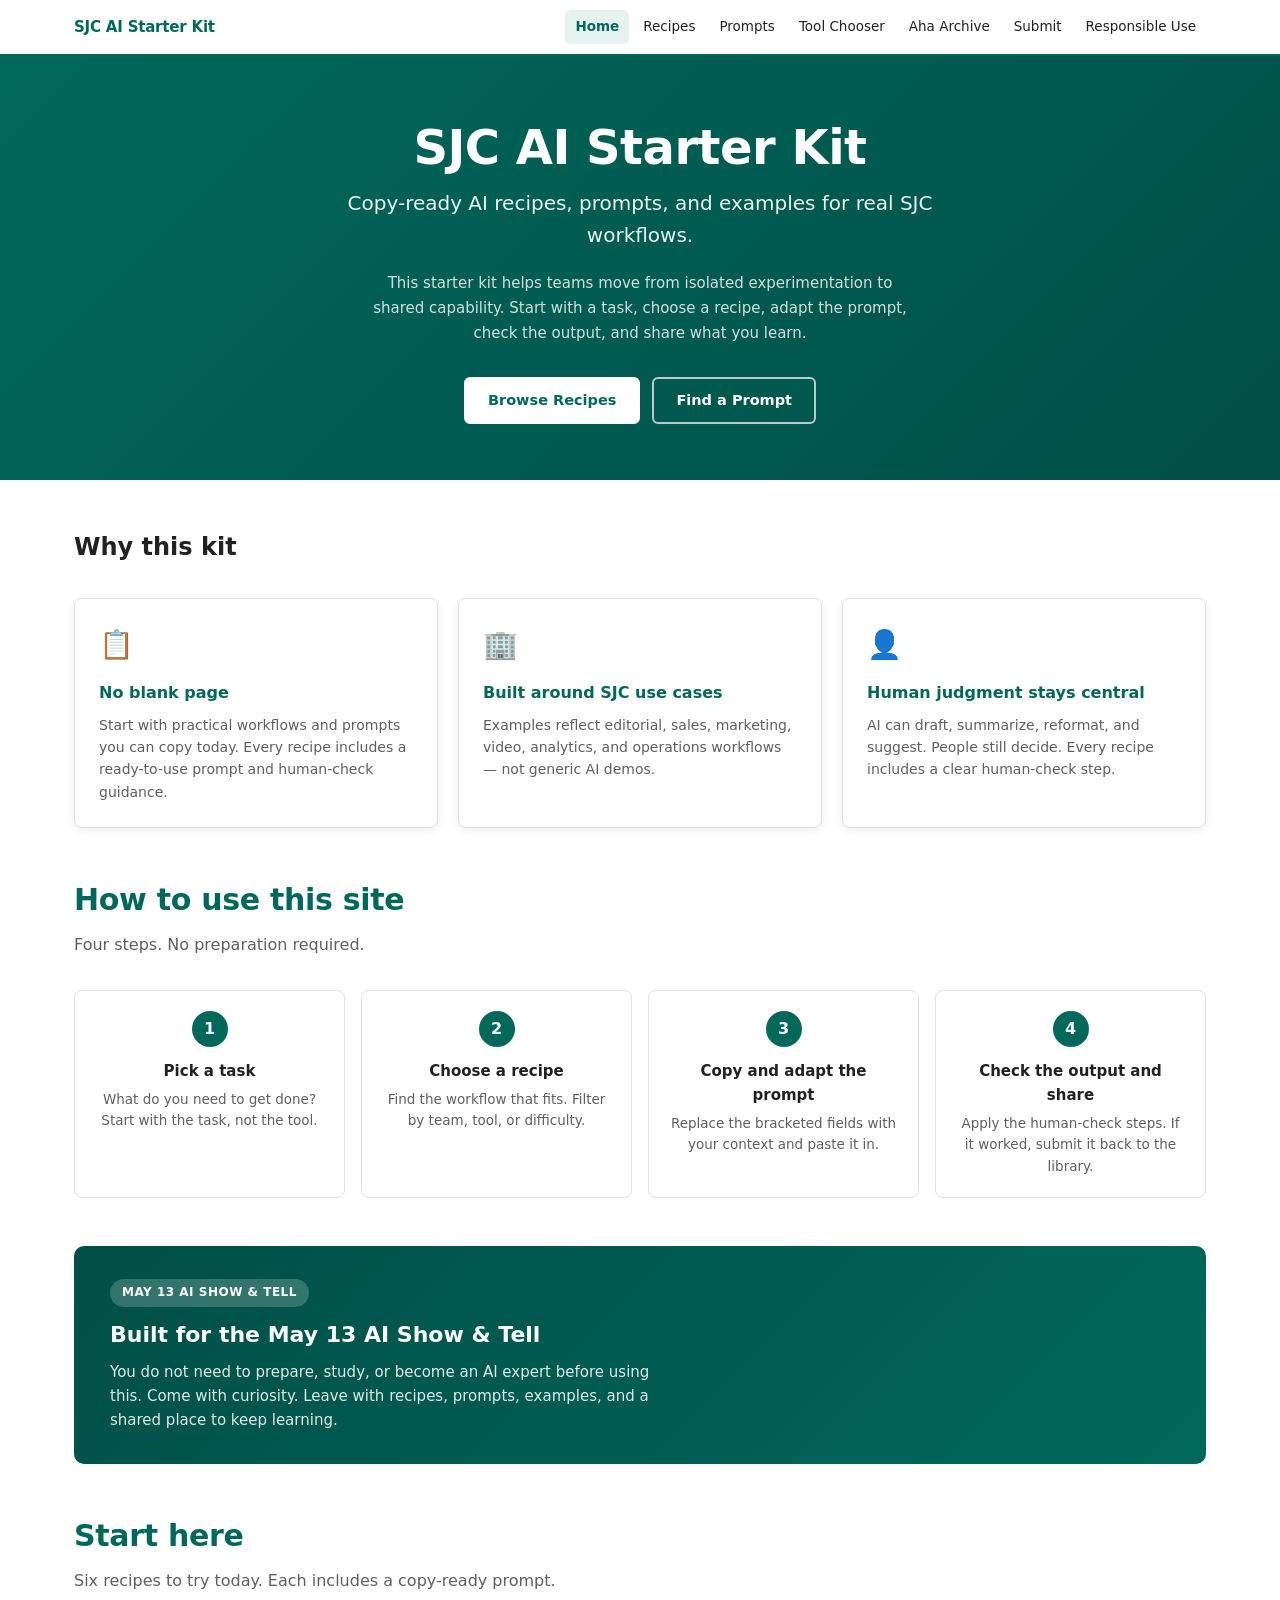
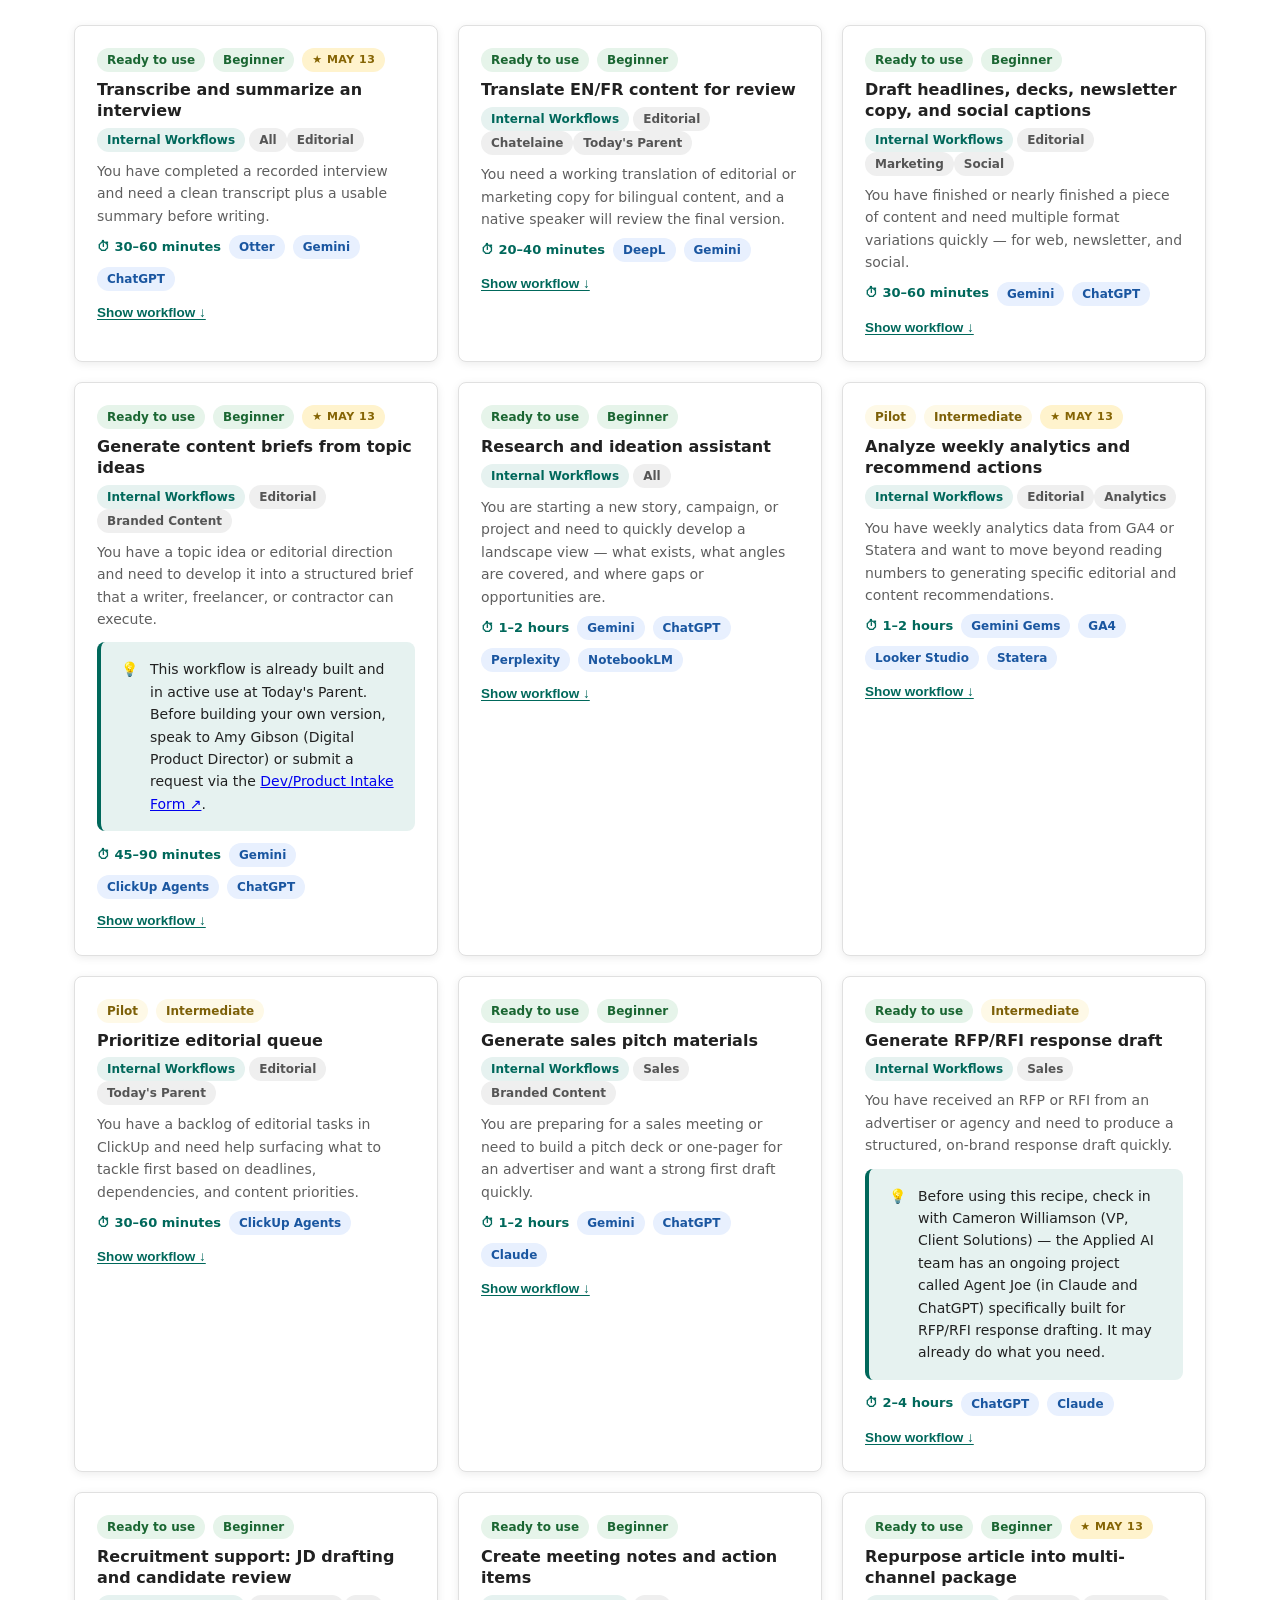
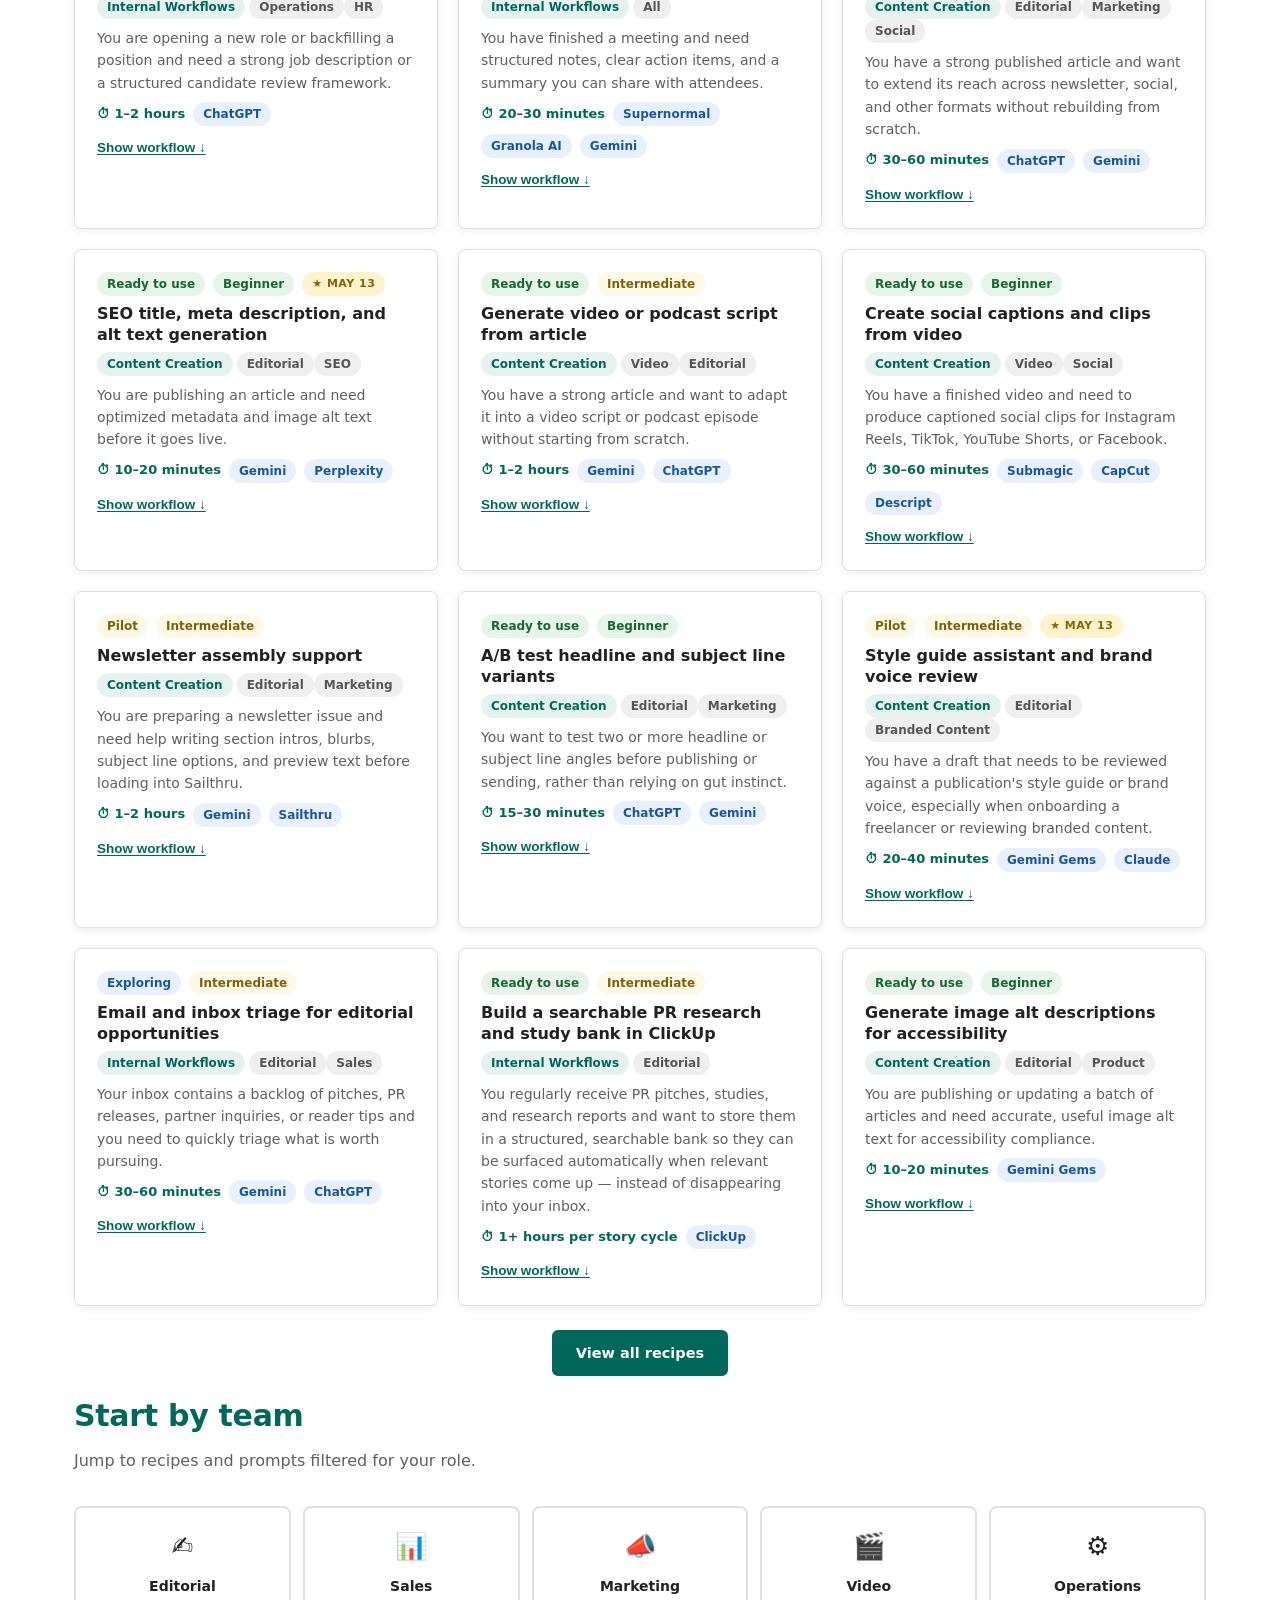
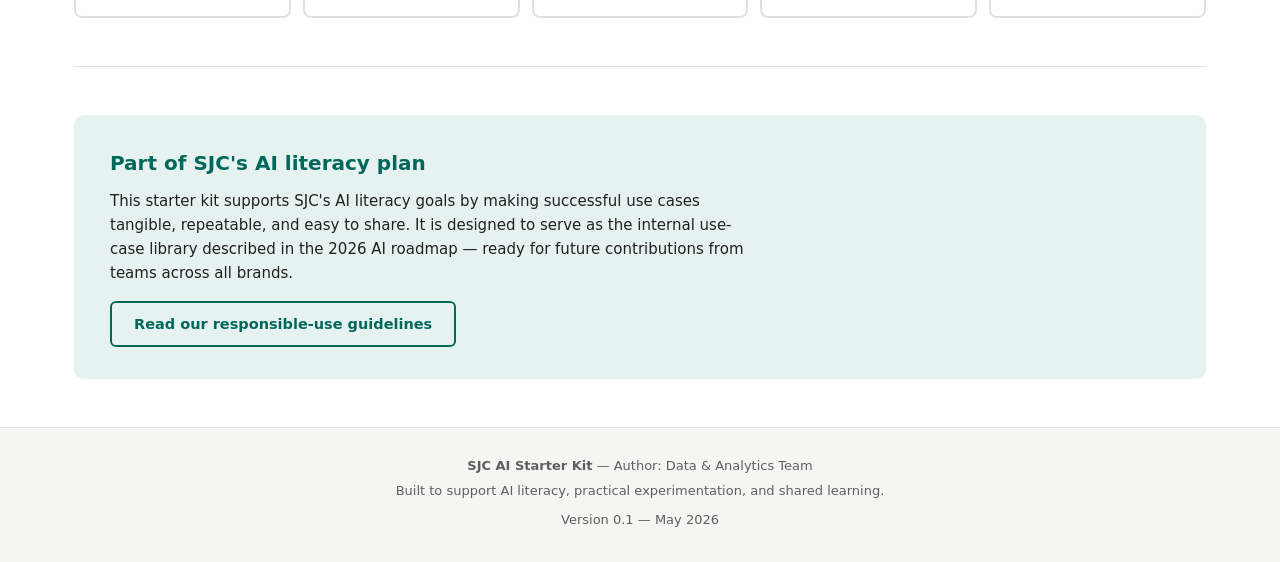
<file: index.html>
<!DOCTYPE html>
<html lang="en">
<head>
  <meta charset="UTF-8">
  <meta name="viewport" content="width=device-width, initial-scale=1.0">
  <title>SJC AI Starter Kit</title>
  <meta name="description" content="Copy-ready AI recipes, prompts, and examples for real SJC workflows.">
  <link rel="stylesheet" href="assets/styles.css">
</head>
<body>
<a href="#main" class="skip-link">Skip to main content</a>

<nav class="site-nav" role="navigation" aria-label="Main navigation">
  <div class="nav-inner">
    <a href="index.html" class="nav-logo">SJC AI Starter Kit</a>
    <button class="nav-toggle" aria-label="Toggle navigation" aria-expanded="false">&#9776;</button>
    <ul class="nav-links" role="list">
      <li><a href="index.html">Home</a></li>
      <li><a href="recipes.html">Recipes</a></li>
      <li><a href="prompts.html">Prompts</a></li>
      <li><a href="tools.html">Tool Chooser</a></li>
      <li><a href="aha-archive.html">Aha Archive</a></li>
      <li><a href="submit.html">Submit</a></li>
      <li><a href="responsible-use.html">Responsible Use</a></li>
    </ul>
  </div>
</nav>

<main id="main">
  <!-- Hero -->
  <section class="hero" aria-labelledby="hero-title">
    <h1 id="hero-title">SJC AI Starter Kit</h1>
    <p class="subtitle">Copy-ready AI recipes, prompts, and examples for real SJC workflows.</p>
    <p class="body-copy">This starter kit helps teams move from isolated experimentation to shared capability. Start with a task, choose a recipe, adapt the prompt, check the output, and share what you learn.</p>
    <div class="hero-ctas">
      <a href="recipes.html" class="btn btn-primary">Browse Recipes</a>
      <a href="prompts.html" class="btn btn-secondary">Find a Prompt</a>
    </div>
  </section>

  <div class="container">
    <!-- Value cards -->
    <section aria-labelledby="value-heading" style="padding-top:48px;">
      <h2 id="value-heading" class="sr-only">Why this kit</h2>
      <div class="value-cards">
        <div class="value-card">
          <div class="icon">📋</div>
          <h3>No blank page</h3>
          <p>Start with practical workflows and prompts you can copy today. Every recipe includes a ready-to-use prompt and human-check guidance.</p>
        </div>
        <div class="value-card">
          <div class="icon">🏢</div>
          <h3>Built around SJC use cases</h3>
          <p>Examples reflect editorial, sales, marketing, video, analytics, and operations workflows — not generic AI demos.</p>
        </div>
        <div class="value-card">
          <div class="icon">👤</div>
          <h3>Human judgment stays central</h3>
          <p>AI can draft, summarize, reformat, and suggest. People still decide. Every recipe includes a clear human-check step.</p>
        </div>
      </div>
    </section>

    <!-- How to use -->
    <section aria-labelledby="howto-heading" style="padding-top:16px;">
      <div class="section-header">
        <h2 id="howto-heading">How to use this site</h2>
        <p>Four steps. No preparation required.</p>
      </div>
      <div class="steps-row">
        <div class="step-card">
          <div class="step-num">1</div>
          <h3>Pick a task</h3>
          <p>What do you need to get done? Start with the task, not the tool.</p>
        </div>
        <div class="step-card">
          <div class="step-num">2</div>
          <h3>Choose a recipe</h3>
          <p>Find the workflow that fits. Filter by team, tool, or difficulty.</p>
        </div>
        <div class="step-card">
          <div class="step-num">3</div>
          <h3>Copy and adapt the prompt</h3>
          <p>Replace the bracketed fields with your context and paste it in.</p>
        </div>
        <div class="step-card">
          <div class="step-num">4</div>
          <h3>Check the output and share</h3>
          <p>Apply the human-check steps. If it worked, submit it back to the library.</p>
        </div>
      </div>
    </section>

    <!-- May 13 banner -->
    <div class="showntell-banner" role="complementary" aria-label="May 13 Show and Tell">
      <div class="banner-text">
        <span class="banner-tag">May 13 AI Show &amp; Tell</span>
        <h2>Built for the May 13 AI Show &amp; Tell</h2>
        <p>You do not need to prepare, study, or become an AI expert before using this. Come with curiosity. Leave with recipes, prompts, examples, and a shared place to keep learning.</p>
      </div>
    </div>

    <!-- Featured recipes -->
    <section aria-labelledby="featured-heading">
      <div class="section-header">
        <h2 id="featured-heading">Start here</h2>
        <p>Six recipes to try today. Each includes a copy-ready prompt.</p>
      </div>
      <div id="recipes-container" class="cards-grid" aria-live="polite">
        <p style="color:var(--text-muted);font-size:14px;">Loading recipes… If recipes do not appear, run <code>python3 -m http.server 8000</code> and open <a href="http://localhost:8000">localhost:8000</a>.</p>
      </div>
      <div style="margin-top:24px;text-align:center;">
        <a href="recipes.html" class="btn btn-teal">View all recipes</a>
      </div>
    </section>

    <!-- Starter paths -->
    <section aria-labelledby="paths-heading" style="padding-top:16px;">
      <div class="section-header">
        <h2 id="paths-heading">Start by team</h2>
        <p>Jump to recipes and prompts filtered for your role.</p>
      </div>
      <div class="starter-paths">
        <a href="recipes.html?team=Editorial" class="starter-path"><span class="path-icon">✍️</span>Editorial</a>
        <a href="recipes.html?team=Sales" class="starter-path"><span class="path-icon">📊</span>Sales</a>
        <a href="recipes.html?team=Marketing" class="starter-path"><span class="path-icon">📣</span>Marketing</a>
        <a href="recipes.html?team=Video" class="starter-path"><span class="path-icon">🎬</span>Video</a>
        <a href="recipes.html?team=Operations" class="starter-path"><span class="path-icon">⚙️</span>Operations</a>
      </div>
    </section>

    <hr class="section-divider">

    <!-- AI literacy -->
    <div class="literacy-section" role="complementary">
      <h2>Part of SJC's AI literacy plan</h2>
      <p>This starter kit supports SJC's AI literacy goals by making successful use cases tangible, repeatable, and easy to share. It is designed to serve as the internal use-case library described in the 2026 AI roadmap — ready for future contributions from teams across all brands.</p>
      <div style="margin-top:16px;"><a href="responsible-use.html" class="btn btn-outline">Read our responsible-use guidelines</a></div>
    </div>
  </div>
</main>

<footer class="site-footer" role="contentinfo">
  <div class="container">
    <p><strong>SJC AI Starter Kit</strong> &mdash; Author: Data &amp; Analytics Team</p>
    <p>Built to support AI literacy, practical experimentation, and shared learning.</p>
    <p style="margin-top:8px;">Version 0.1 &mdash; May 2026</p>
  </div>
</footer>

<script src="assets/app.js"></script>
</body>
</html>
</file>
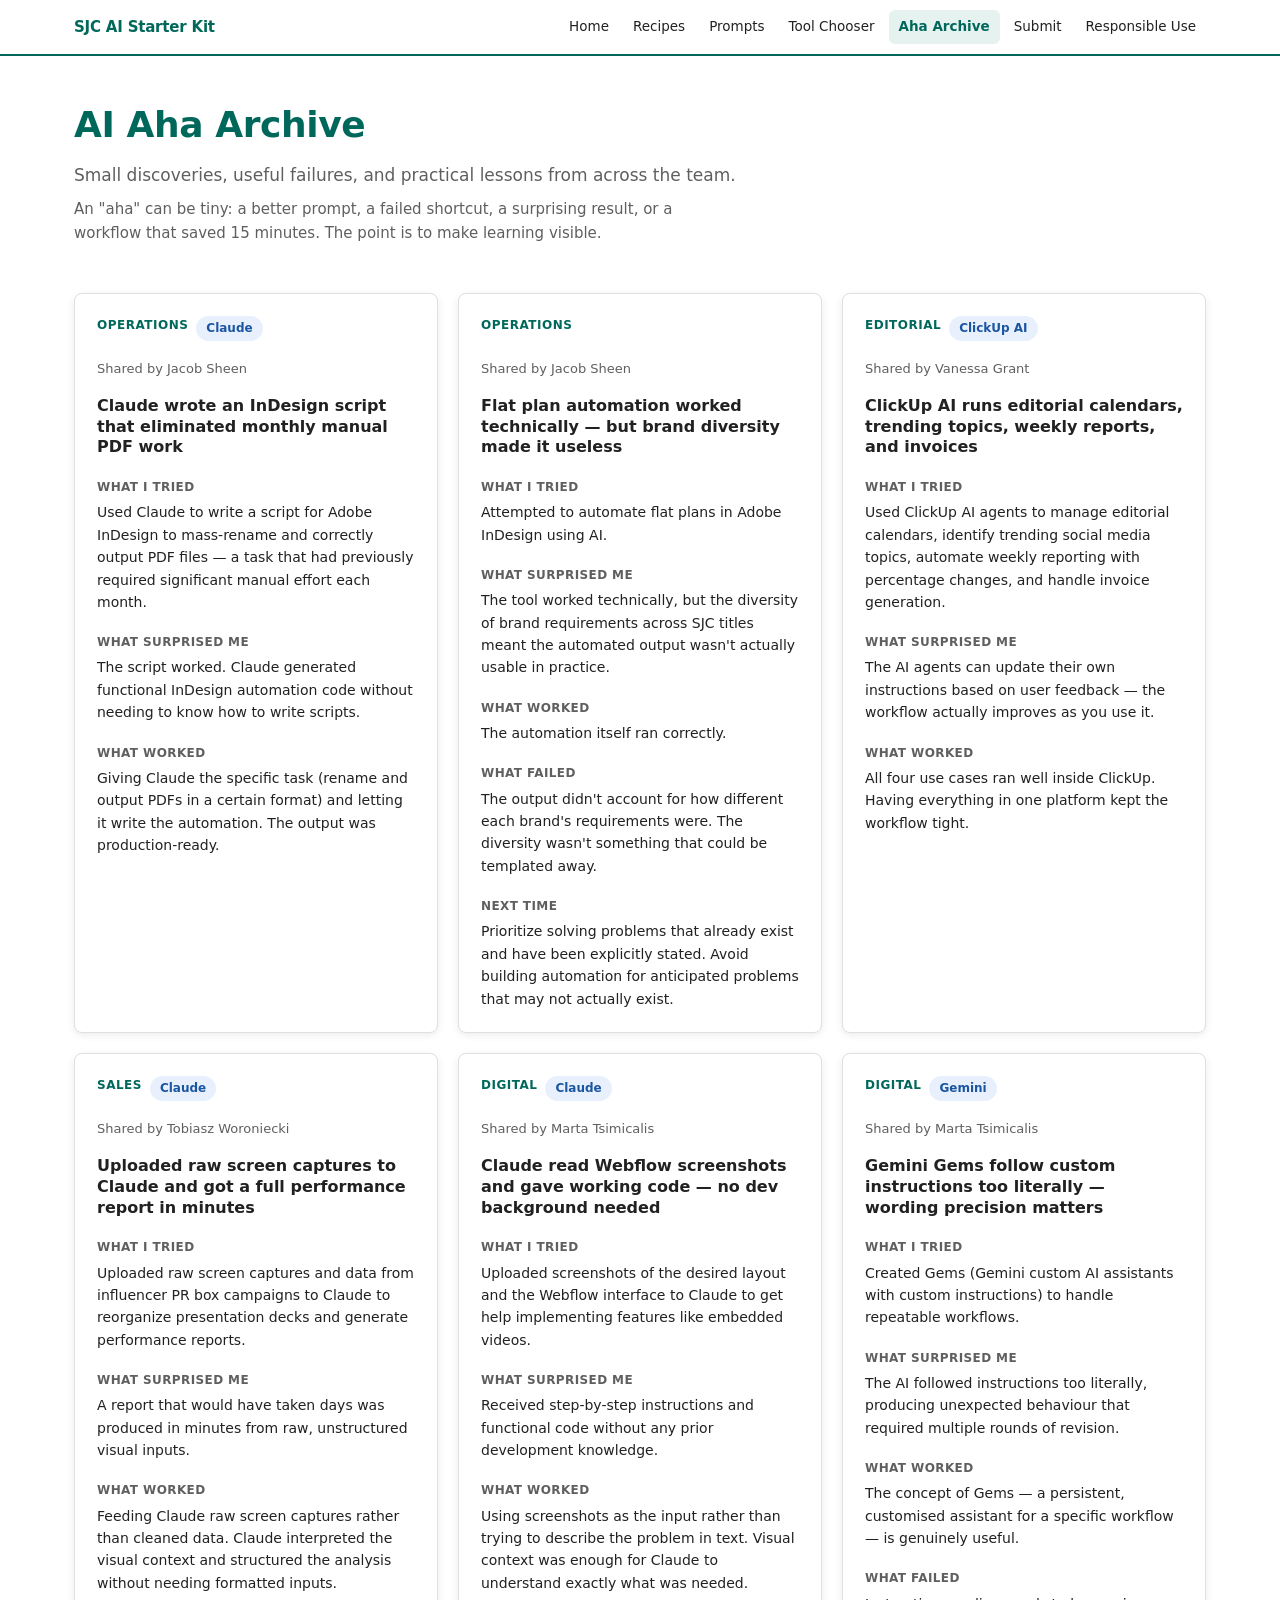
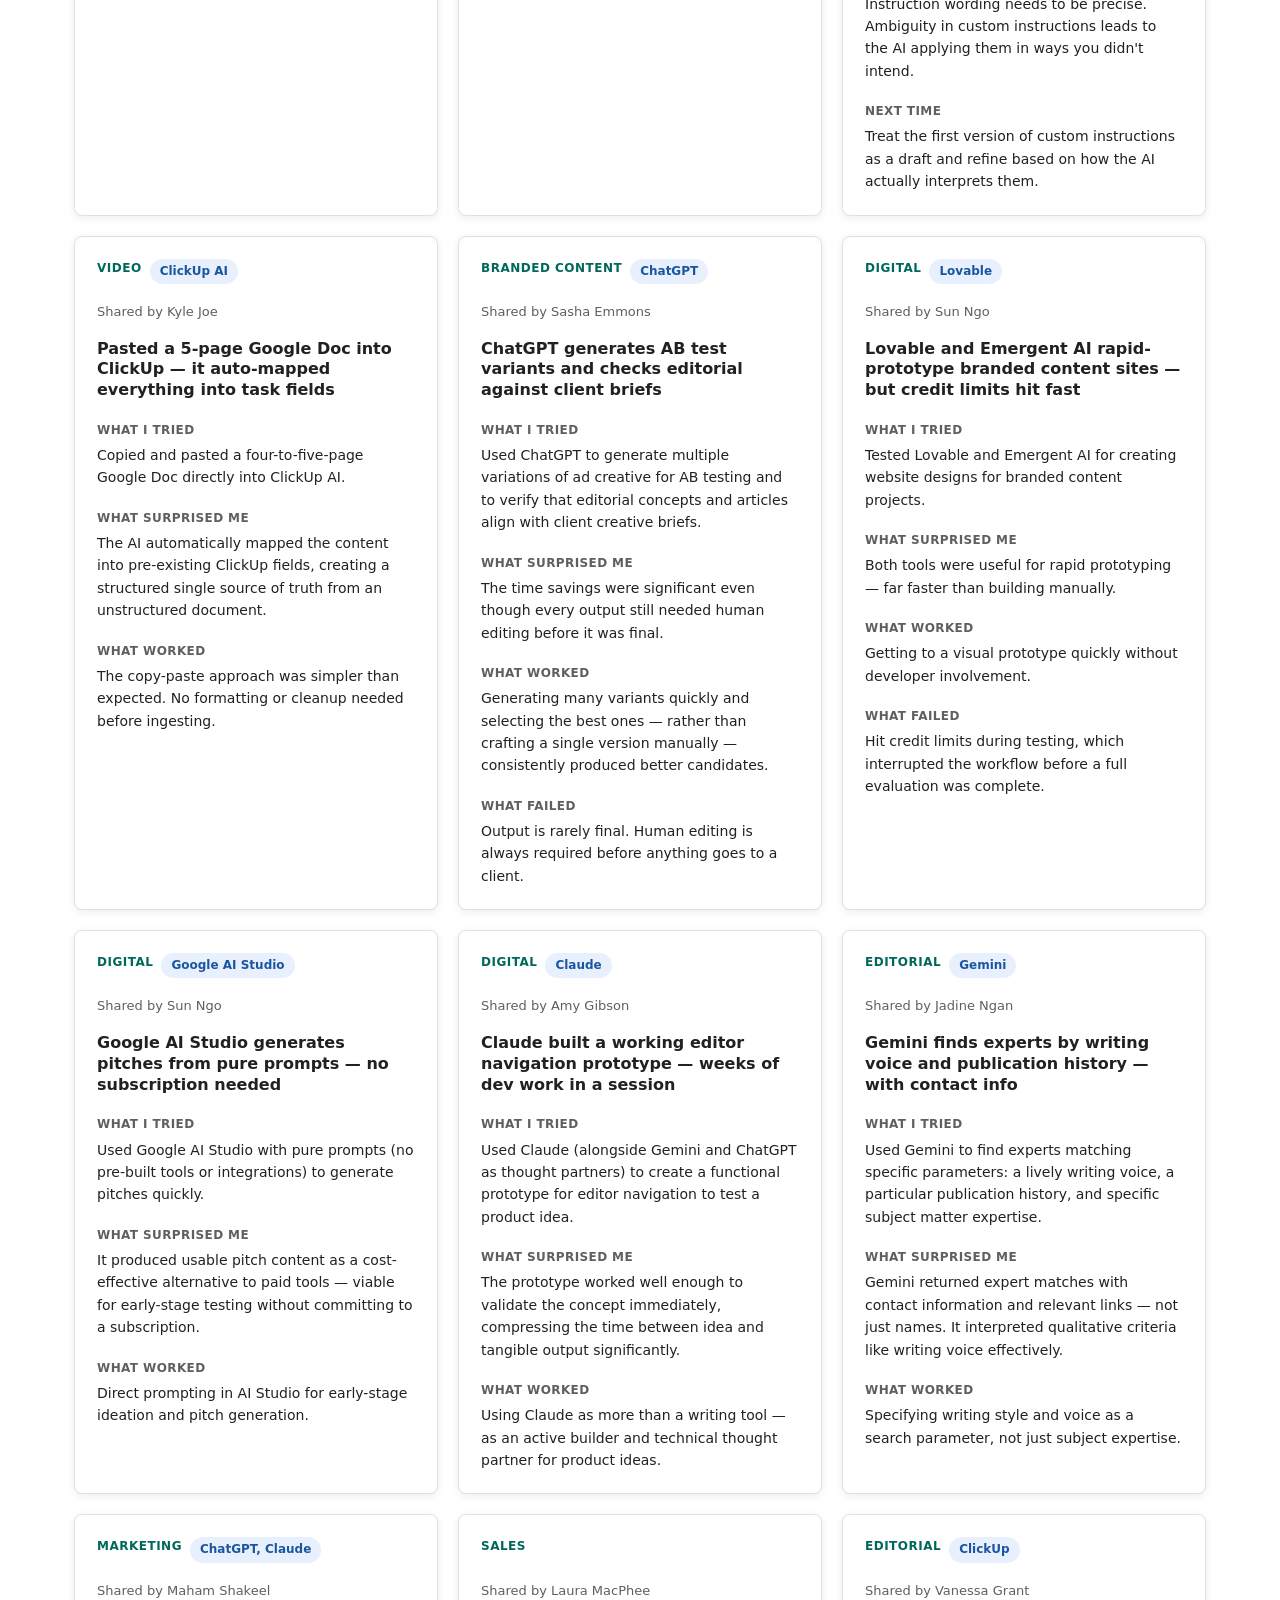
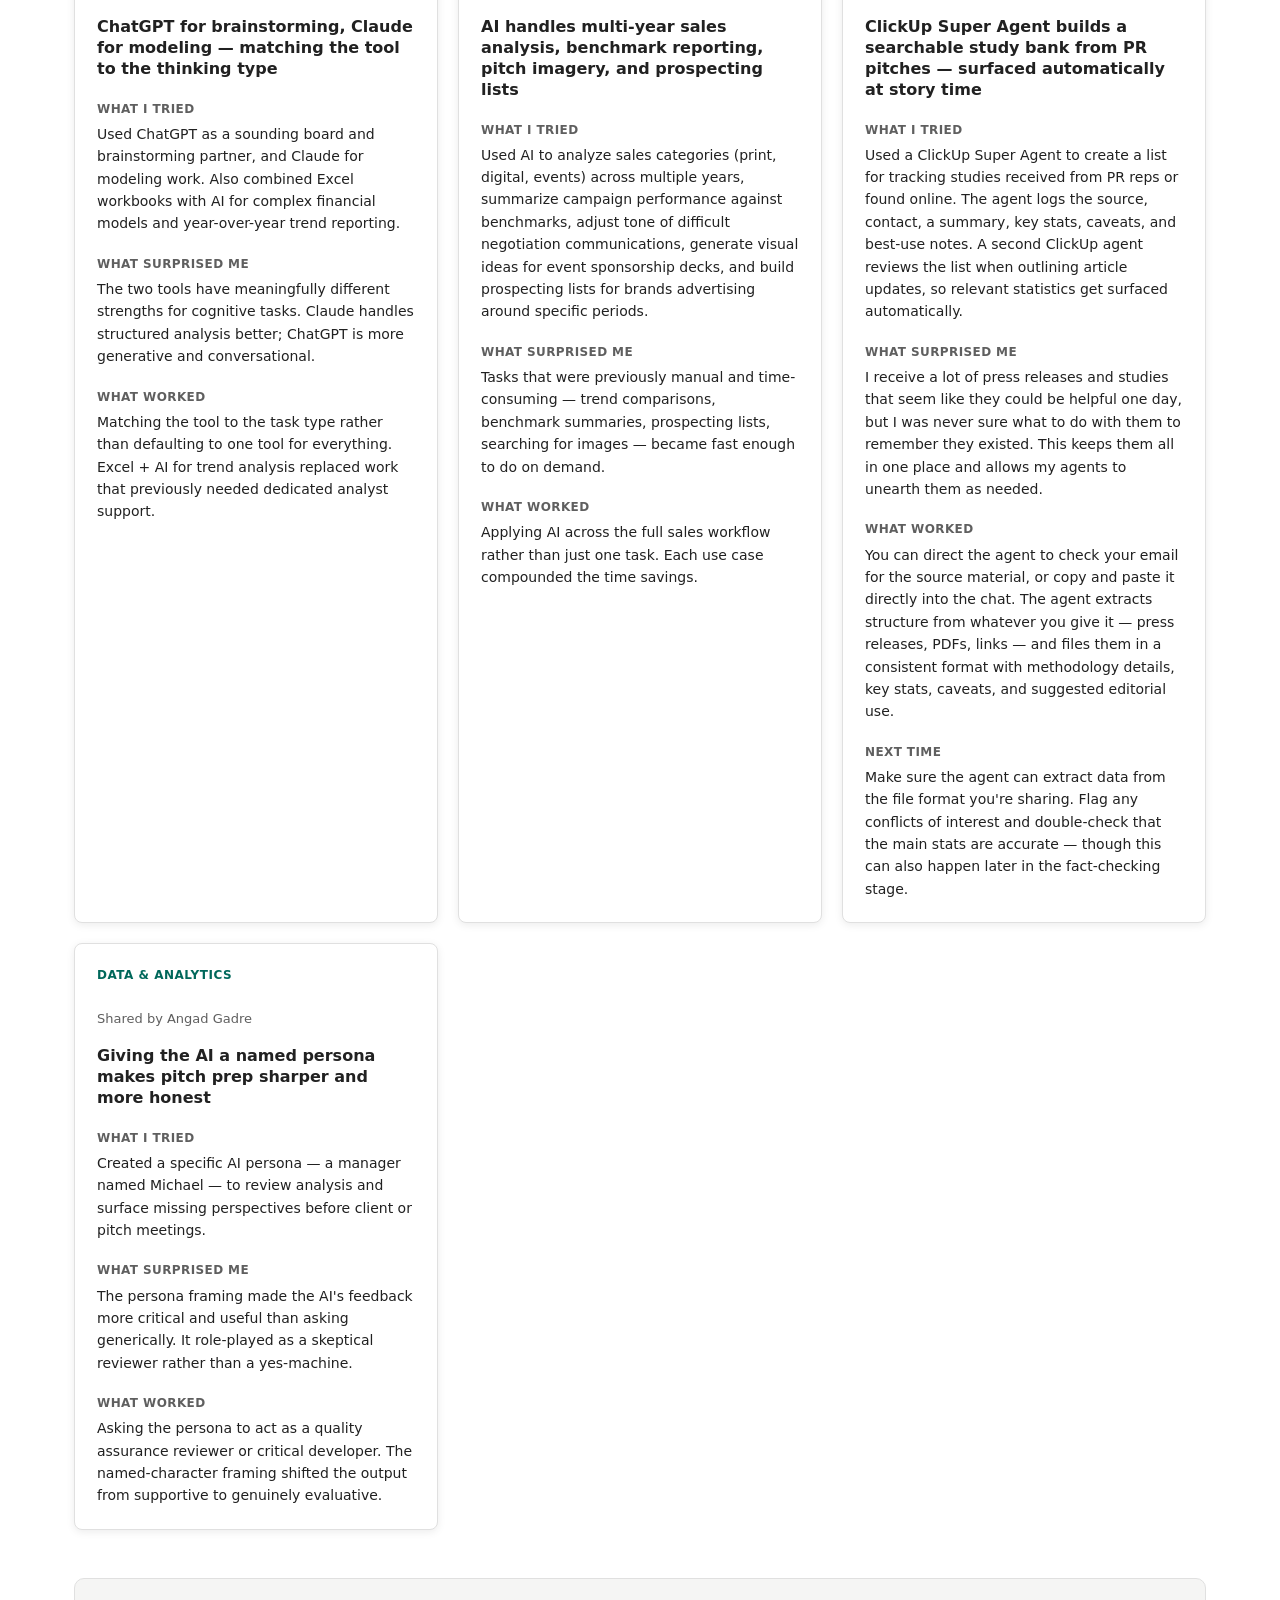
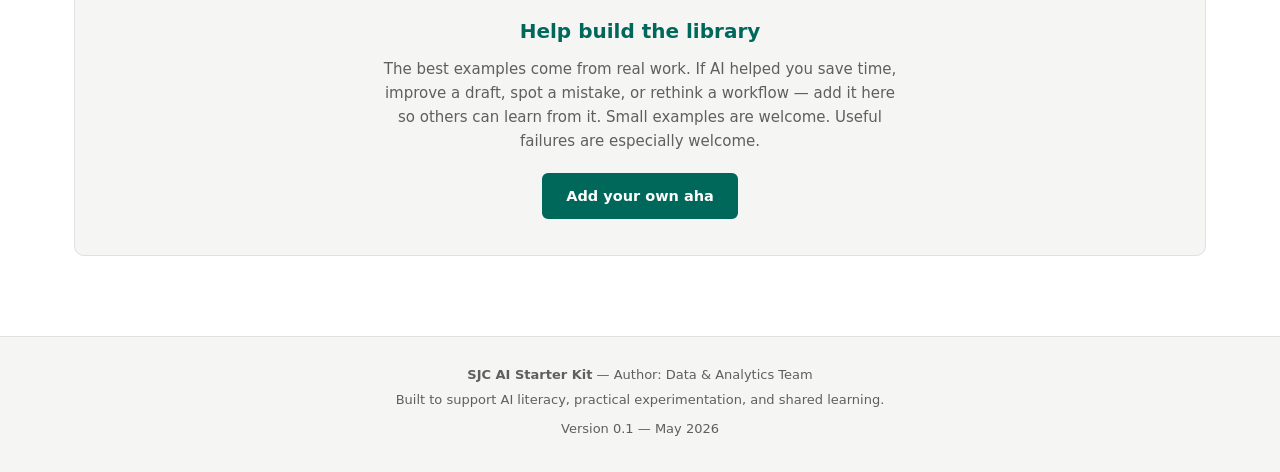
<file: aha-archive.html>
<!DOCTYPE html>
<html lang="en">
<head>
  <meta charset="UTF-8">
  <meta name="viewport" content="width=device-width, initial-scale=1.0">
  <title>Aha Archive — SJC AI Starter Kit</title>
  <meta name="description" content="Small discoveries, useful failures, and practical lessons from across the SJC team.">
  <link rel="stylesheet" href="assets/styles.css">
</head>
<body>
<a href="#main" class="skip-link">Skip to main content</a>

<nav class="site-nav" role="navigation" aria-label="Main navigation">
  <div class="nav-inner">
    <a href="index.html" class="nav-logo">SJC AI Starter Kit</a>
    <button class="nav-toggle" aria-label="Toggle navigation" aria-expanded="false">&#9776;</button>
    <ul class="nav-links" role="list">
      <li><a href="index.html">Home</a></li>
      <li><a href="recipes.html">Recipes</a></li>
      <li><a href="prompts.html">Prompts</a></li>
      <li><a href="tools.html">Tool Chooser</a></li>
      <li><a href="aha-archive.html">Aha Archive</a></li>
      <li><a href="submit.html">Submit</a></li>
      <li><a href="responsible-use.html">Responsible Use</a></li>
    </ul>
  </div>
</nav>

<main id="main">
  <div class="container">
    <div class="page-intro">
      <h1>AI Aha Archive</h1>
      <p class="subtitle">Small discoveries, useful failures, and practical lessons from across the team.</p>
      <p style="font-size:15px;color:var(--text-muted);margin-top:8px;max-width:640px;">An "aha" can be tiny: a better prompt, a failed shortcut, a surprising result, or a workflow that saved 15 minutes. The point is to make learning visible.</p>
    </div>

    <div class="page-body">
      <div id="ahas-container" class="cards-grid" aria-live="polite">
        <p style="color:var(--text-muted);">Loading examples…</p>
      </div>

      <div style="margin-top:48px;text-align:center;background:var(--bg-alt);border:1px solid var(--border);border-radius:10px;padding:36px;">
        <h2 style="font-size:20px;font-weight:700;color:var(--teal);margin-bottom:10px;">Help build the library</h2>
        <p style="font-size:15px;color:var(--text-muted);max-width:520px;margin:0 auto 20px;">The best examples come from real work. If AI helped you save time, improve a draft, spot a mistake, or rethink a workflow — add it here so others can learn from it. Small examples are welcome. Useful failures are especially welcome.</p>
        <a href="submit.html" class="btn btn-teal">Add your own aha</a>
      </div>
    </div>
  </div>
</main>

<footer class="site-footer" role="contentinfo">
  <div class="container">
    <p><strong>SJC AI Starter Kit</strong> &mdash; Author: Data &amp; Analytics Team</p>
    <p>Built to support AI literacy, practical experimentation, and shared learning.</p>
    <p style="margin-top:8px;">Version 0.1 &mdash; May 2026</p>
  </div>
</footer>

<script src="assets/app.js"></script>
</body>
</html>
</file>
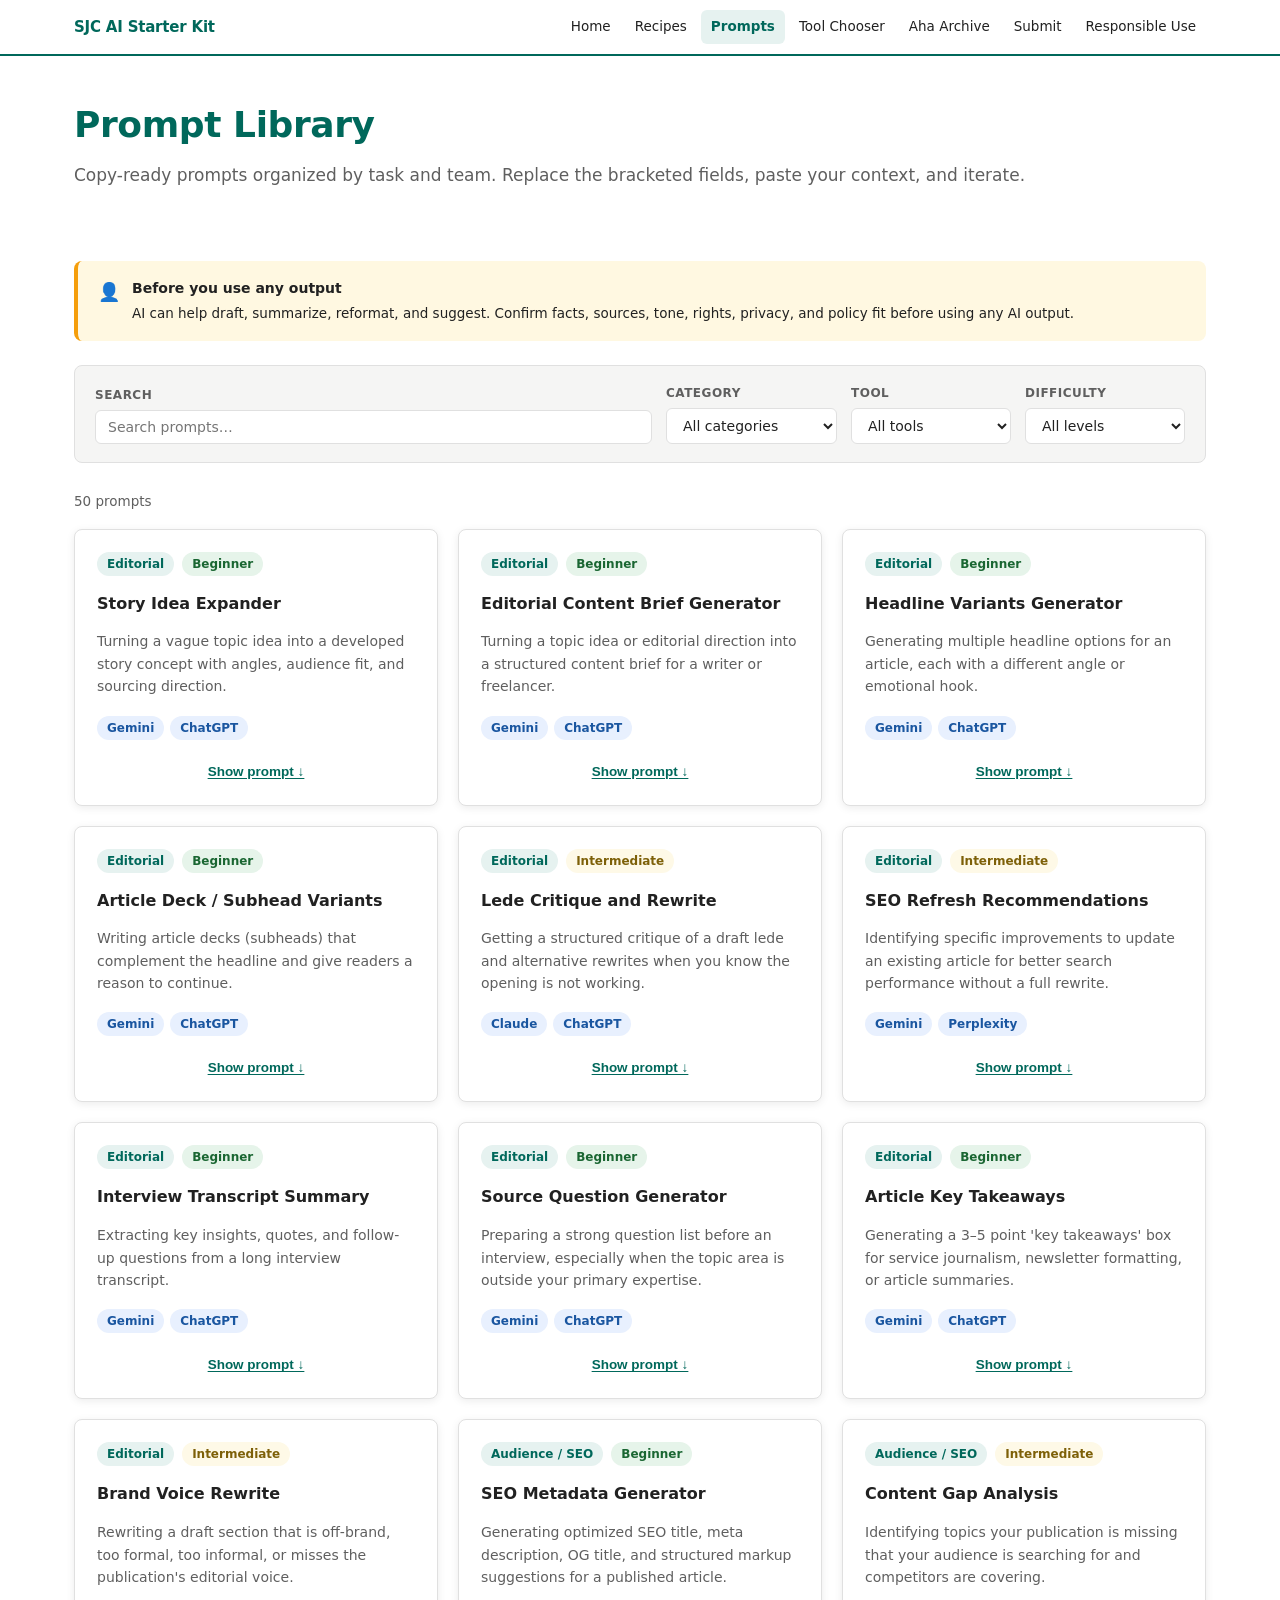
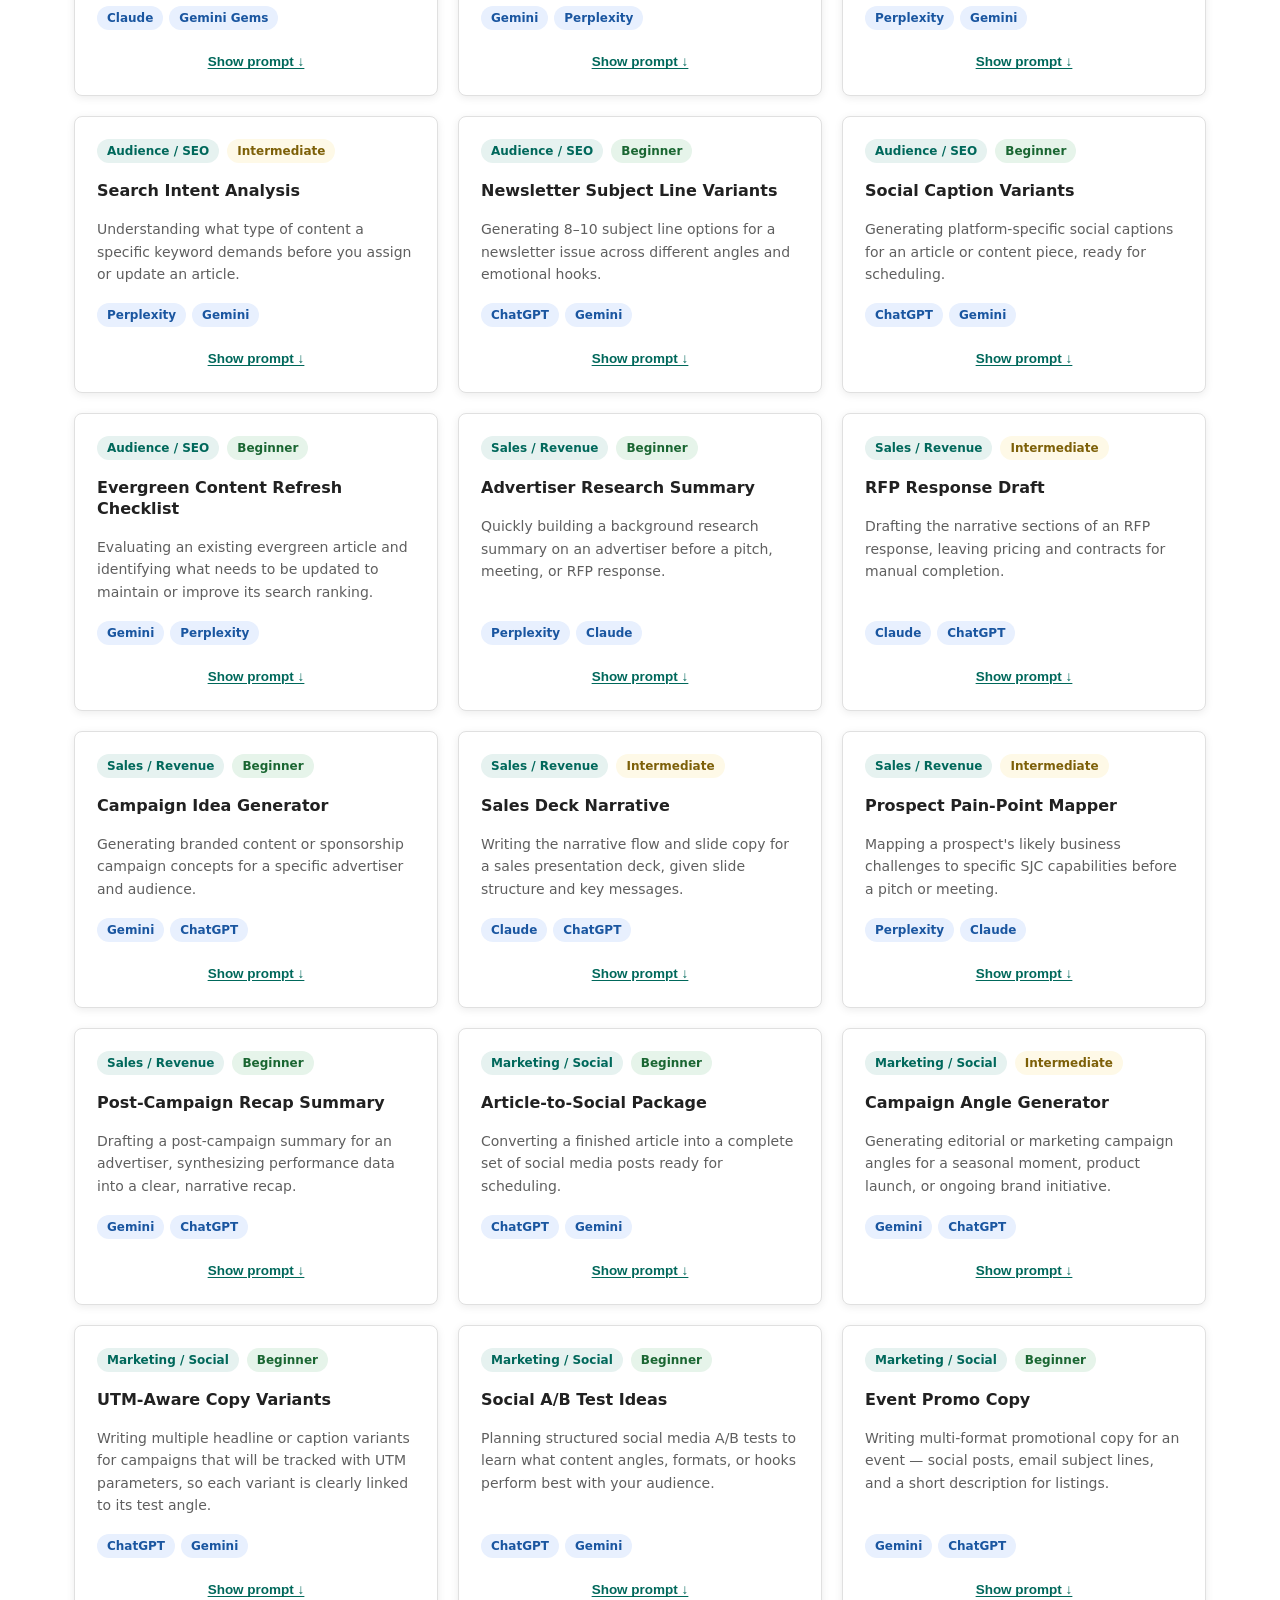
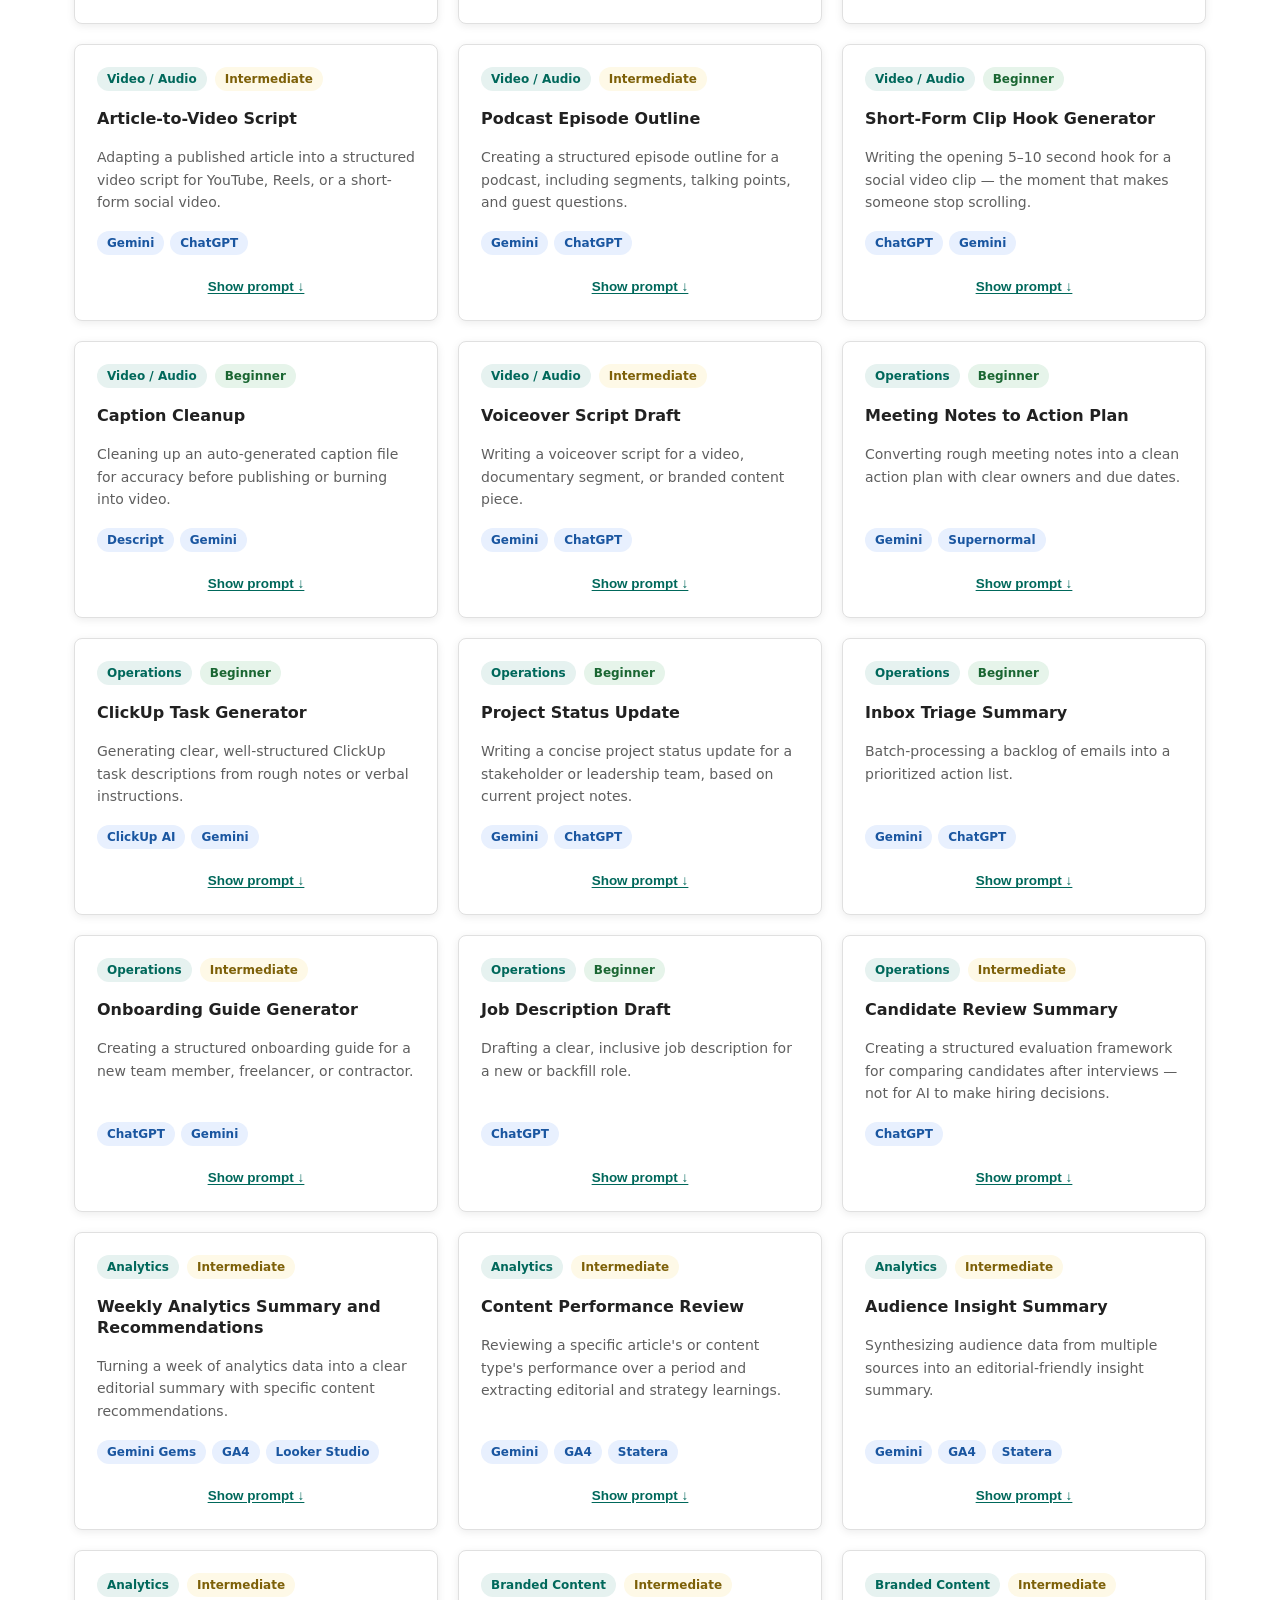
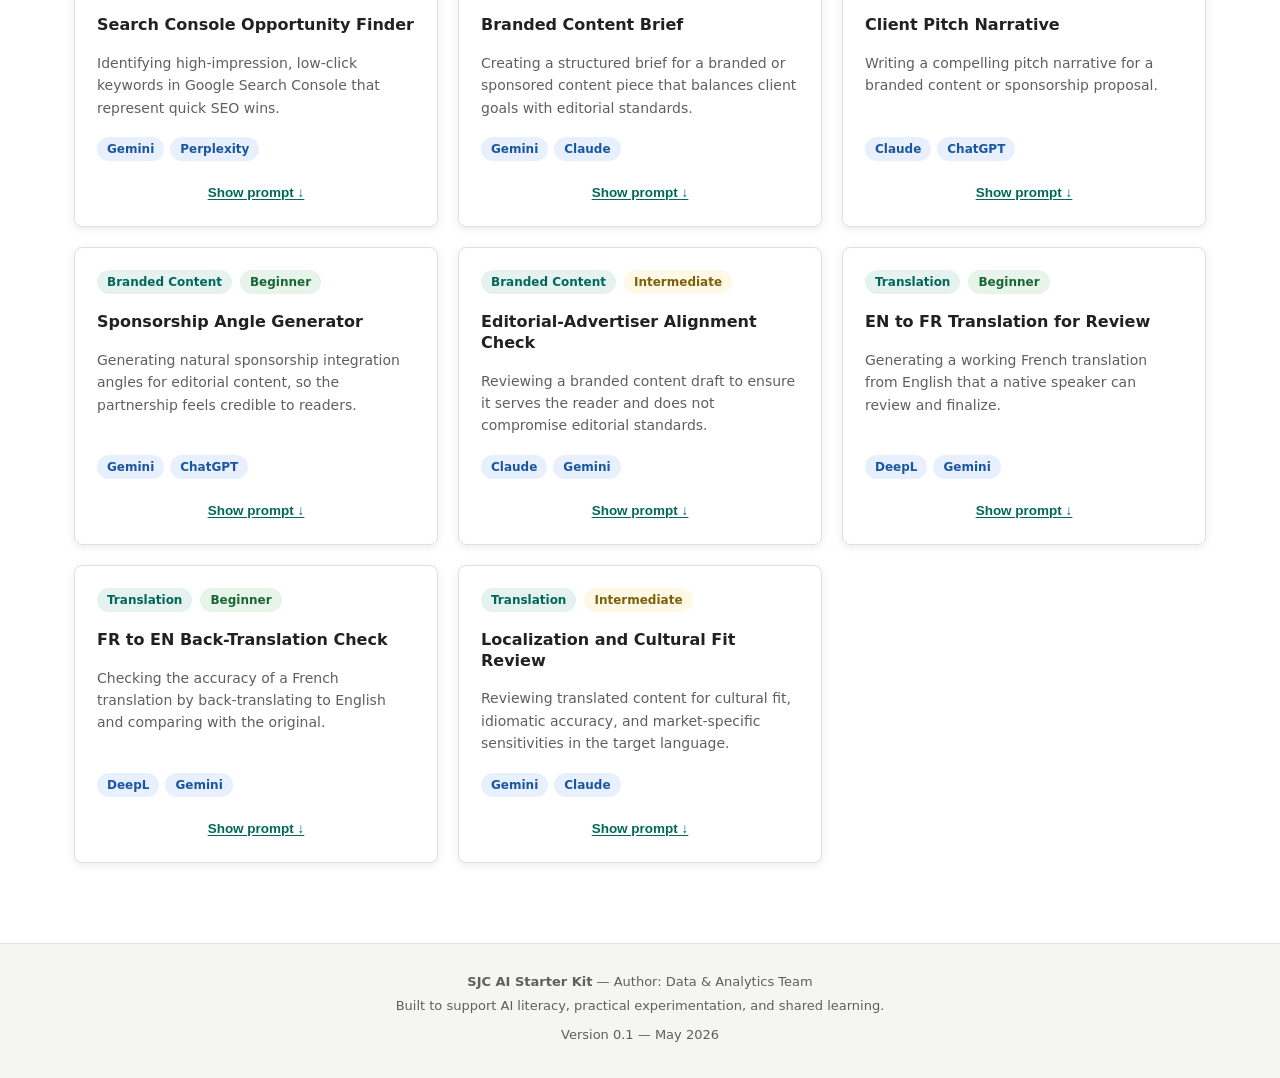
<file: prompts.html>
<!DOCTYPE html>
<html lang="en">
<head>
  <meta charset="UTF-8">
  <meta name="viewport" content="width=device-width, initial-scale=1.0">
  <title>Prompt Library — SJC AI Starter Kit</title>
  <meta name="description" content="Copy-ready prompts organized by task and team. Replace bracketed fields and iterate.">
  <link rel="stylesheet" href="assets/styles.css">
</head>
<body>
<a href="#main" class="skip-link">Skip to main content</a>

<nav class="site-nav" role="navigation" aria-label="Main navigation">
  <div class="nav-inner">
    <a href="index.html" class="nav-logo">SJC AI Starter Kit</a>
    <button class="nav-toggle" aria-label="Toggle navigation" aria-expanded="false">&#9776;</button>
    <ul class="nav-links" role="list">
      <li><a href="index.html">Home</a></li>
      <li><a href="recipes.html">Recipes</a></li>
      <li><a href="prompts.html">Prompts</a></li>
      <li><a href="tools.html">Tool Chooser</a></li>
      <li><a href="aha-archive.html">Aha Archive</a></li>
      <li><a href="submit.html">Submit</a></li>
      <li><a href="responsible-use.html">Responsible Use</a></li>
    </ul>
  </div>
</nav>

<main id="main">
  <div class="container">
    <div class="page-intro">
      <h1>Prompt Library</h1>
      <p class="subtitle">Copy-ready prompts organized by task and team. Replace the bracketed fields, paste your context, and iterate.</p>
    </div>

    <div class="page-body">
      <div class="callout callout-human" style="margin-bottom:24px;">
        <span class="callout-icon">👤</span>
        <div class="callout-body">
          <strong>Before you use any output</strong>
          <p>AI can help draft, summarize, reformat, and suggest. Confirm facts, sources, tone, rights, privacy, and policy fit before using any AI output.</p>
        </div>
      </div>

      <div class="filter-bar" role="search" aria-label="Filter prompts">
        <div class="filter-group filter-search">
          <label for="prompt-search">Search</label>
          <input type="text" id="prompt-search" placeholder="Search prompts…" aria-label="Search prompts">
        </div>
        <div class="filter-group">
          <label for="filter-category">Category</label>
          <select id="filter-category" aria-label="Filter by category">
            <option value="">All categories</option>
            <option>Editorial</option>
            <option>Audience / SEO</option>
            <option>Sales / Revenue</option>
            <option>Marketing / Social</option>
            <option>Video / Audio</option>
            <option>Operations</option>
          </select>
        </div>
        <div class="filter-group">
          <label for="filter-prompt-tool">Tool</label>
          <select id="filter-prompt-tool" aria-label="Filter by tool">
            <option value="">All tools</option>
            <option>Gemini</option>
            <option>ChatGPT</option>
            <option>Claude</option>
            <option>Perplexity</option>
            <option>NotebookLM</option>
          </select>
        </div>
        <div class="filter-group">
          <label for="filter-prompt-diff">Difficulty</label>
          <select id="filter-prompt-diff" aria-label="Filter by difficulty">
            <option value="">All levels</option>
            <option>Beginner</option>
            <option>Intermediate</option>
            <option>Advanced</option>
          </select>
        </div>
      </div>

      <p class="results-count" id="prompts-count" aria-live="polite"></p>
      <div id="prompts-container" class="cards-grid" aria-live="polite">
        <p style="color:var(--text-muted);">Loading prompts…</p>
      </div>
    </div>
  </div>
</main>

<footer class="site-footer" role="contentinfo">
  <div class="container">
    <p><strong>SJC AI Starter Kit</strong> &mdash; Author: Data &amp; Analytics Team</p>
    <p>Built to support AI literacy, practical experimentation, and shared learning.</p>
    <p style="margin-top:8px;">Version 0.1 &mdash; May 2026</p>
  </div>
</footer>

<script src="assets/app.js"></script>
</body>
</html>
</file>
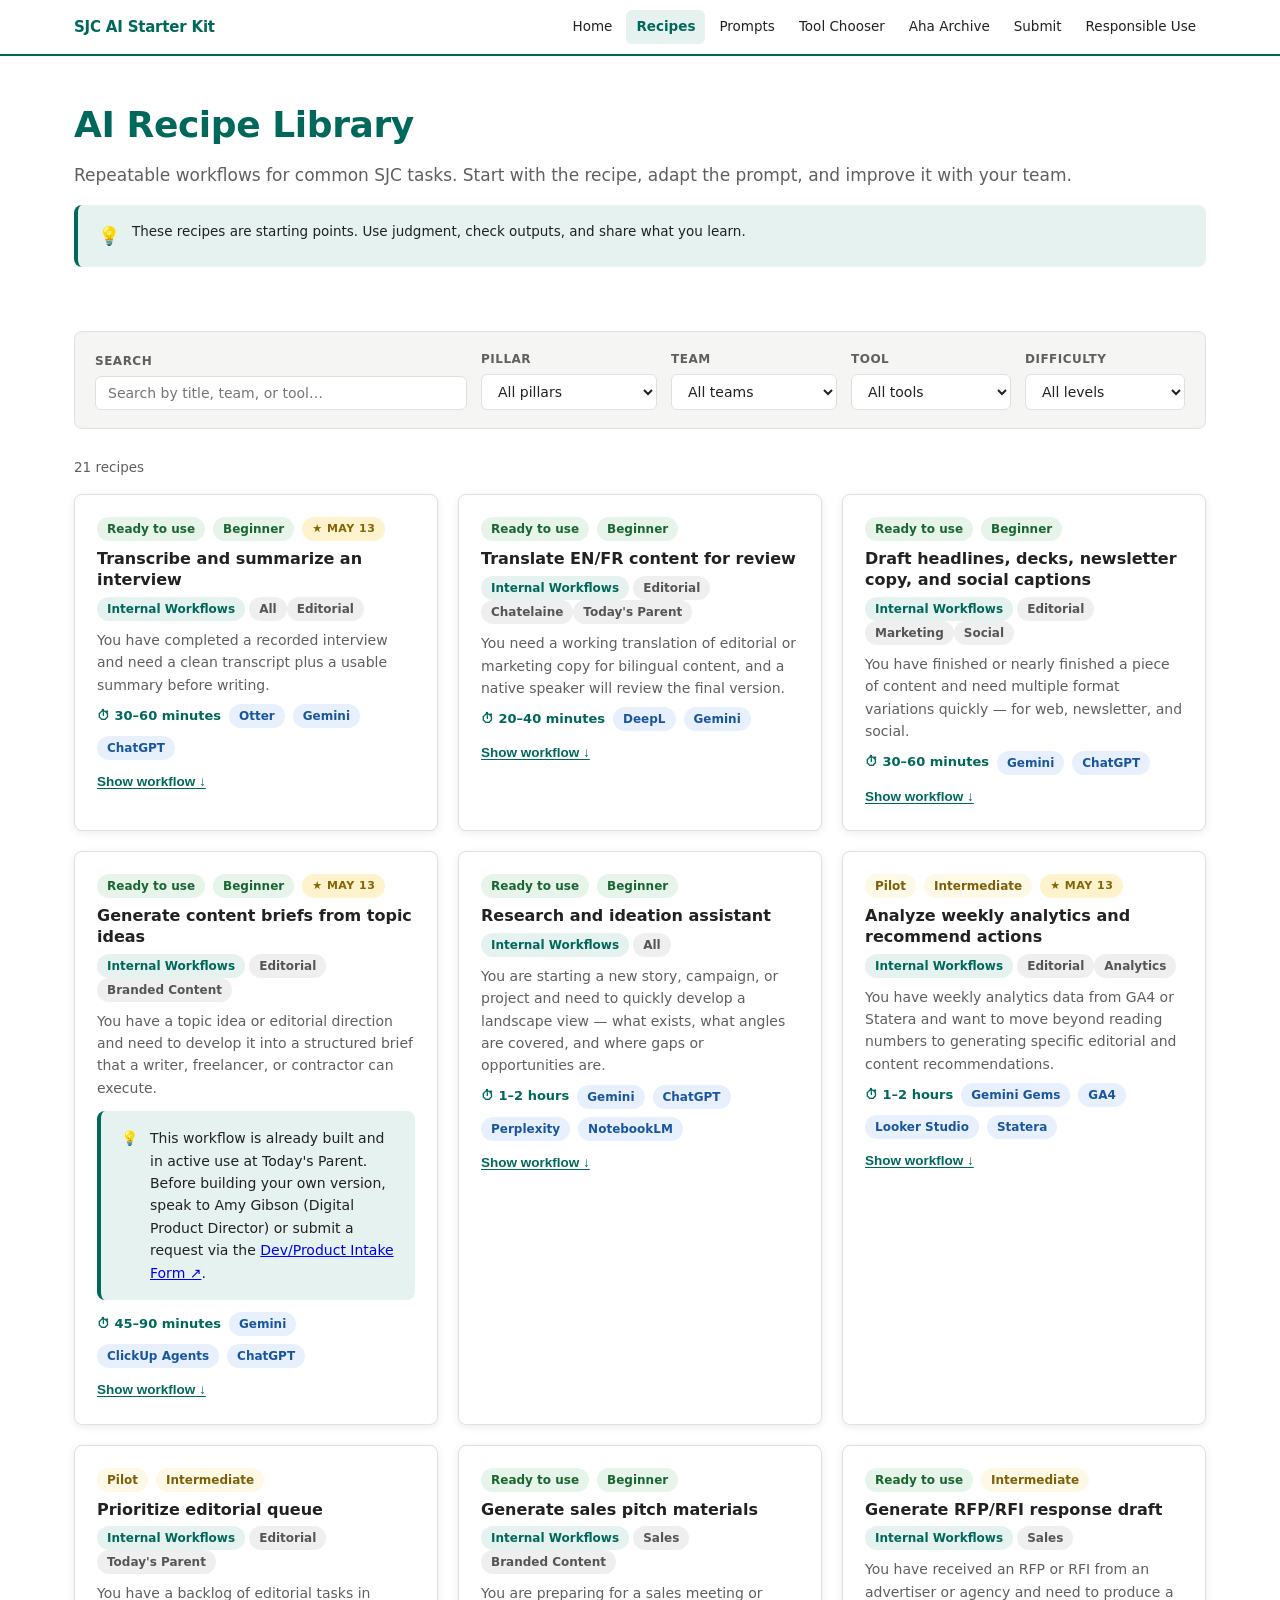
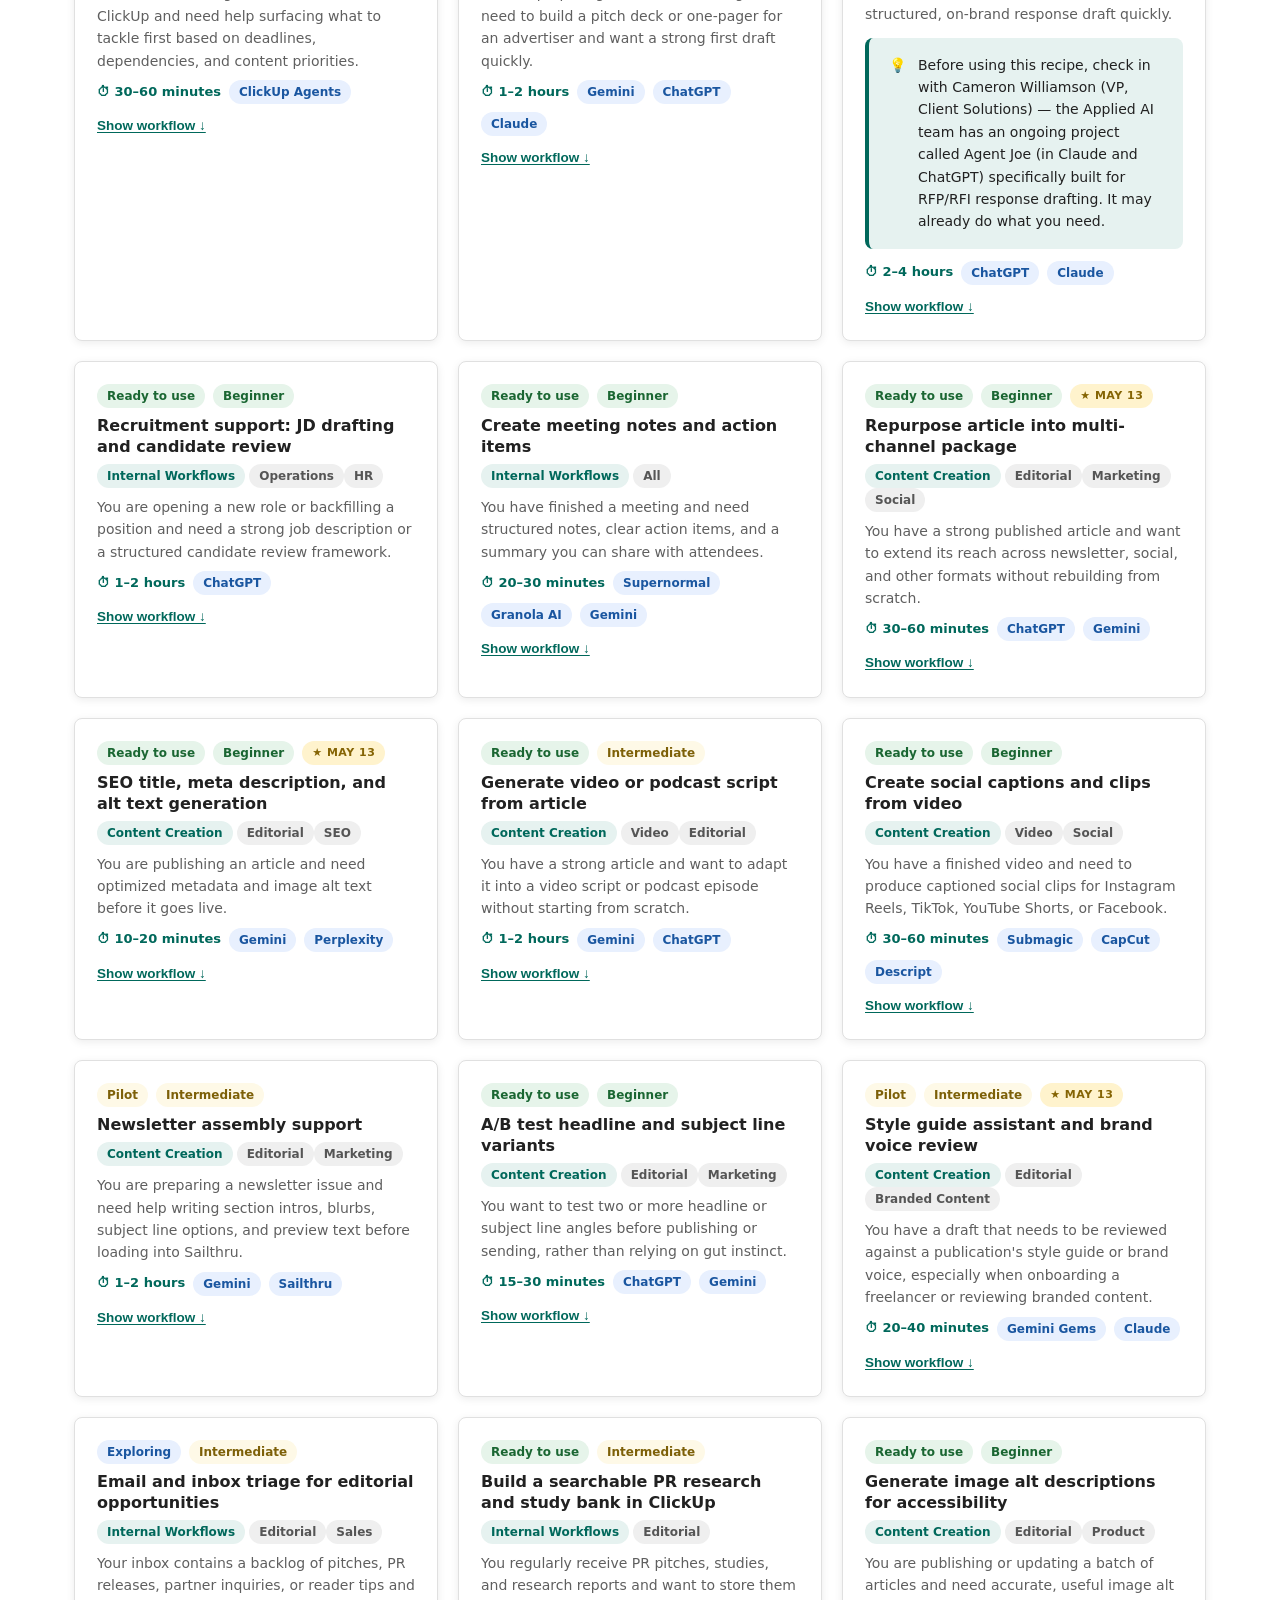
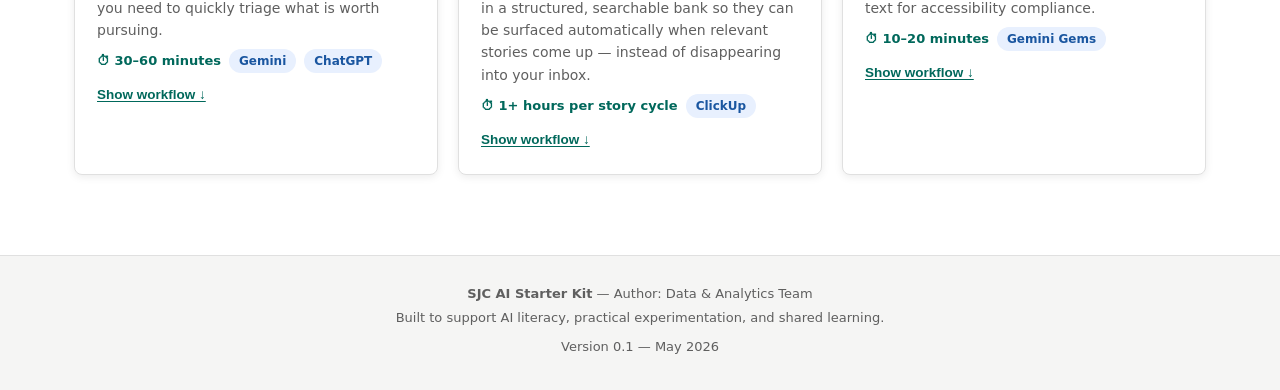
<file: recipes.html>
<!DOCTYPE html>
<html lang="en">
<head>
  <meta charset="UTF-8">
  <meta name="viewport" content="width=device-width, initial-scale=1.0">
  <title>AI Recipe Library — SJC AI Starter Kit</title>
  <meta name="description" content="Repeatable AI workflows for common SJC tasks. Filter by team, tool, pillar, or difficulty.">
  <link rel="stylesheet" href="assets/styles.css">
</head>
<body>
<a href="#main" class="skip-link">Skip to main content</a>

<nav class="site-nav" role="navigation" aria-label="Main navigation">
  <div class="nav-inner">
    <a href="index.html" class="nav-logo">SJC AI Starter Kit</a>
    <button class="nav-toggle" aria-label="Toggle navigation" aria-expanded="false">&#9776;</button>
    <ul class="nav-links" role="list">
      <li><a href="index.html">Home</a></li>
      <li><a href="recipes.html">Recipes</a></li>
      <li><a href="prompts.html">Prompts</a></li>
      <li><a href="tools.html">Tool Chooser</a></li>
      <li><a href="aha-archive.html">Aha Archive</a></li>
      <li><a href="submit.html">Submit</a></li>
      <li><a href="responsible-use.html">Responsible Use</a></li>
    </ul>
  </div>
</nav>

<main id="main">
  <div class="container">
    <div class="page-intro">
      <h1>AI Recipe Library</h1>
      <p class="subtitle">Repeatable workflows for common SJC tasks. Start with the recipe, adapt the prompt, and improve it with your team.</p>
      <div class="callout callout-info" style="margin-top:16px;">
        <span class="callout-icon">💡</span>
        <div class="callout-body"><p>These recipes are starting points. Use judgment, check outputs, and share what you learn.</p></div>
      </div>
    </div>

    <div class="page-body">
      <!-- Filters -->
      <div class="filter-bar" role="search" aria-label="Filter recipes">
        <div class="filter-group filter-search">
          <label for="recipe-search">Search</label>
          <input type="text" id="recipe-search" placeholder="Search by title, team, or tool…" aria-label="Search recipes">
        </div>
        <div class="filter-group">
          <label for="filter-pillar">Pillar</label>
          <select id="filter-pillar" aria-label="Filter by pillar">
            <option value="">All pillars</option>
            <option>Internal Workflows</option>
            <option>Content Creation</option>
          </select>
        </div>
        <div class="filter-group">
          <label for="filter-team">Team</label>
          <select id="filter-team" aria-label="Filter by team">
            <option value="">All teams</option>
            <option>All</option>
            <option>Editorial</option>
            <option>Sales</option>
            <option>Marketing</option>
            <option>Social</option>
            <option>Video</option>
            <option>Operations</option>
            <option>Analytics</option>
            <option>Branded Content</option>
          </select>
        </div>
        <div class="filter-group">
          <label for="filter-tool">Tool</label>
          <select id="filter-tool" aria-label="Filter by tool">
            <option value="">All tools</option>
            <option>Gemini</option>
            <option>Gemini Gems</option>
            <option>NotebookLM</option>
            <option>ChatGPT</option>
            <option>Claude</option>
            <option>Perplexity</option>
            <option>ClickUp Agents</option>
            <option>Otter</option>
            <option>DeepL</option>
            <option>Submagic</option>
            <option>CapCut</option>
            <option>Descript</option>
            <option>Zapier</option>
            <option>Sprout Social</option>
            <option>GPTZero</option>
          </select>
        </div>
        <div class="filter-group">
          <label for="filter-difficulty">Difficulty</label>
          <select id="filter-difficulty" aria-label="Filter by difficulty">
            <option value="">All levels</option>
            <option>Beginner</option>
            <option>Intermediate</option>
            <option>Advanced</option>
          </select>
        </div>
      </div>

      <p class="results-count" id="recipes-count" aria-live="polite"></p>
      <div id="recipes-container" class="cards-grid" aria-live="polite">
        <p style="color:var(--text-muted);">Loading recipes…</p>
      </div>
    </div>
  </div>
</main>

<footer class="site-footer" role="contentinfo">
  <div class="container">
    <p><strong>SJC AI Starter Kit</strong> &mdash; Author: Data &amp; Analytics Team</p>
    <p>Built to support AI literacy, practical experimentation, and shared learning.</p>
    <p style="margin-top:8px;">Version 0.1 &mdash; May 2026</p>
  </div>
</footer>

<script src="assets/app.js"></script>
</body>
</html>
</file>
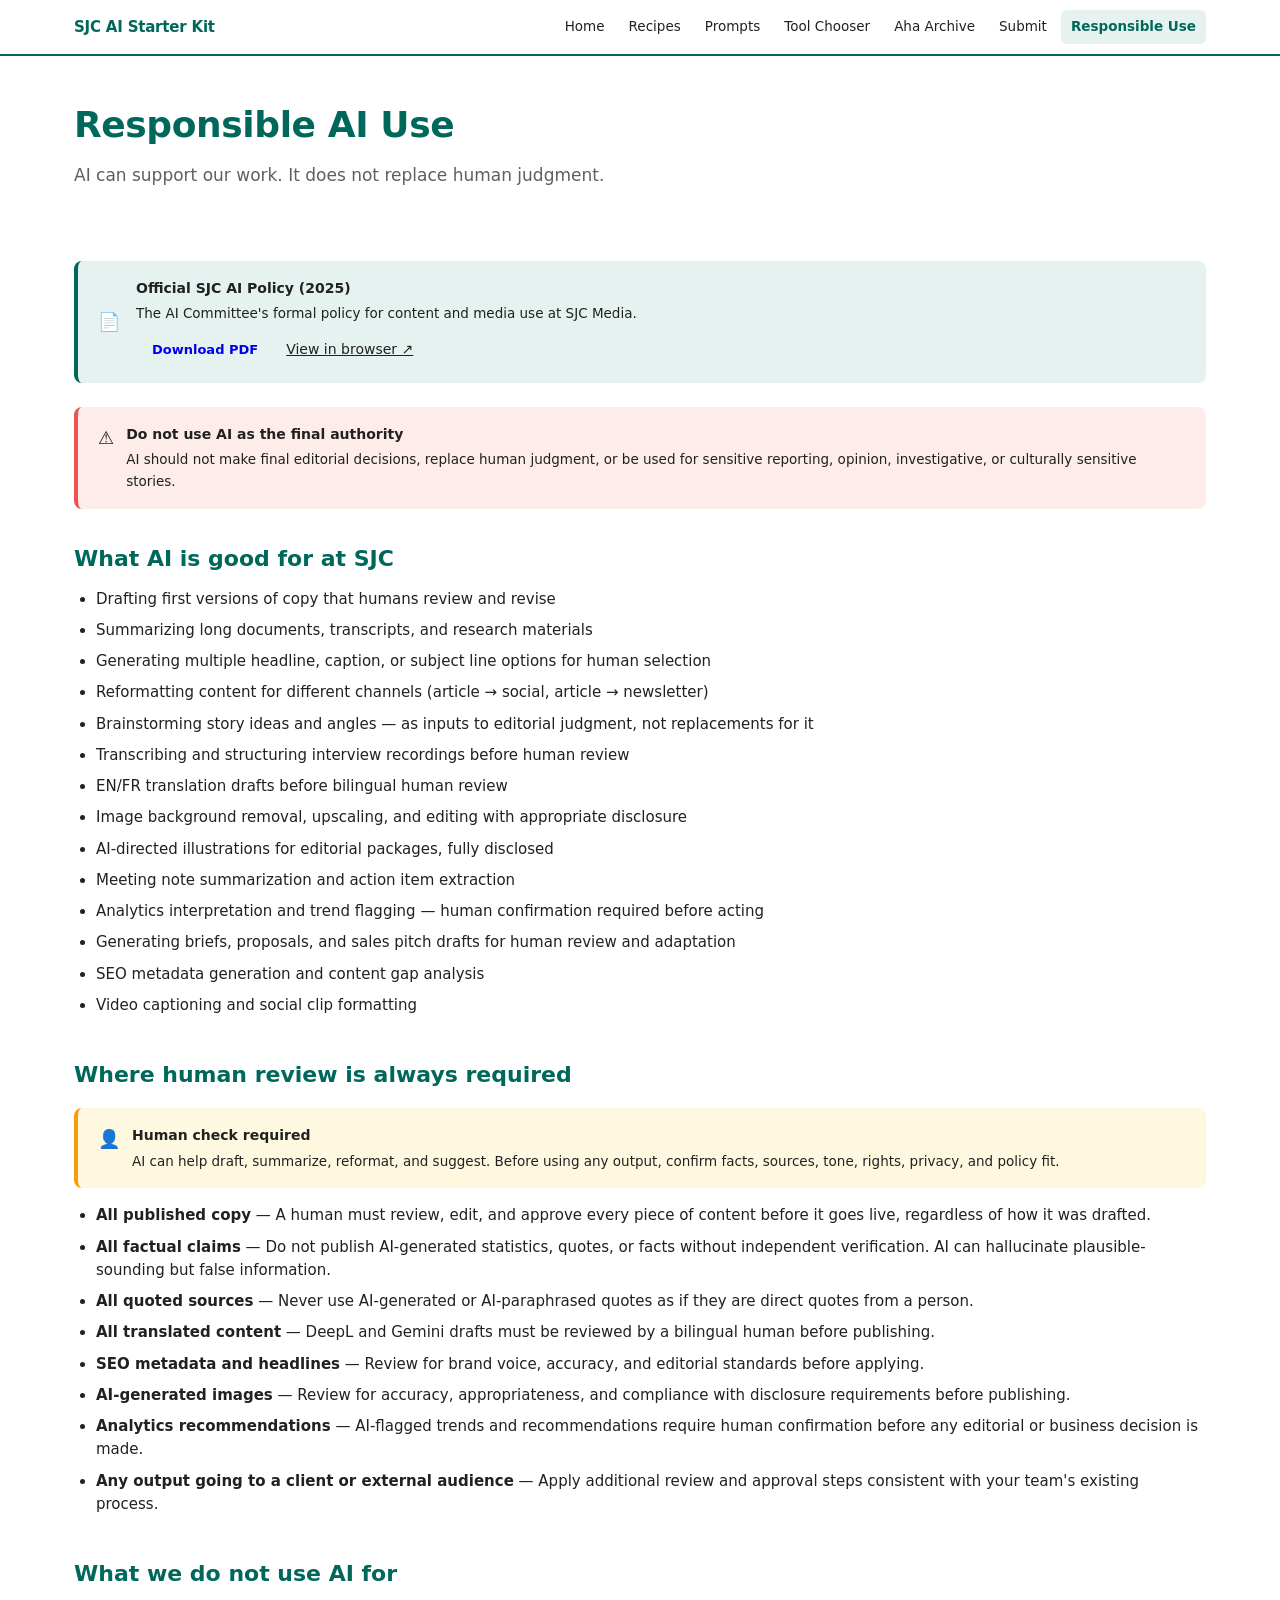
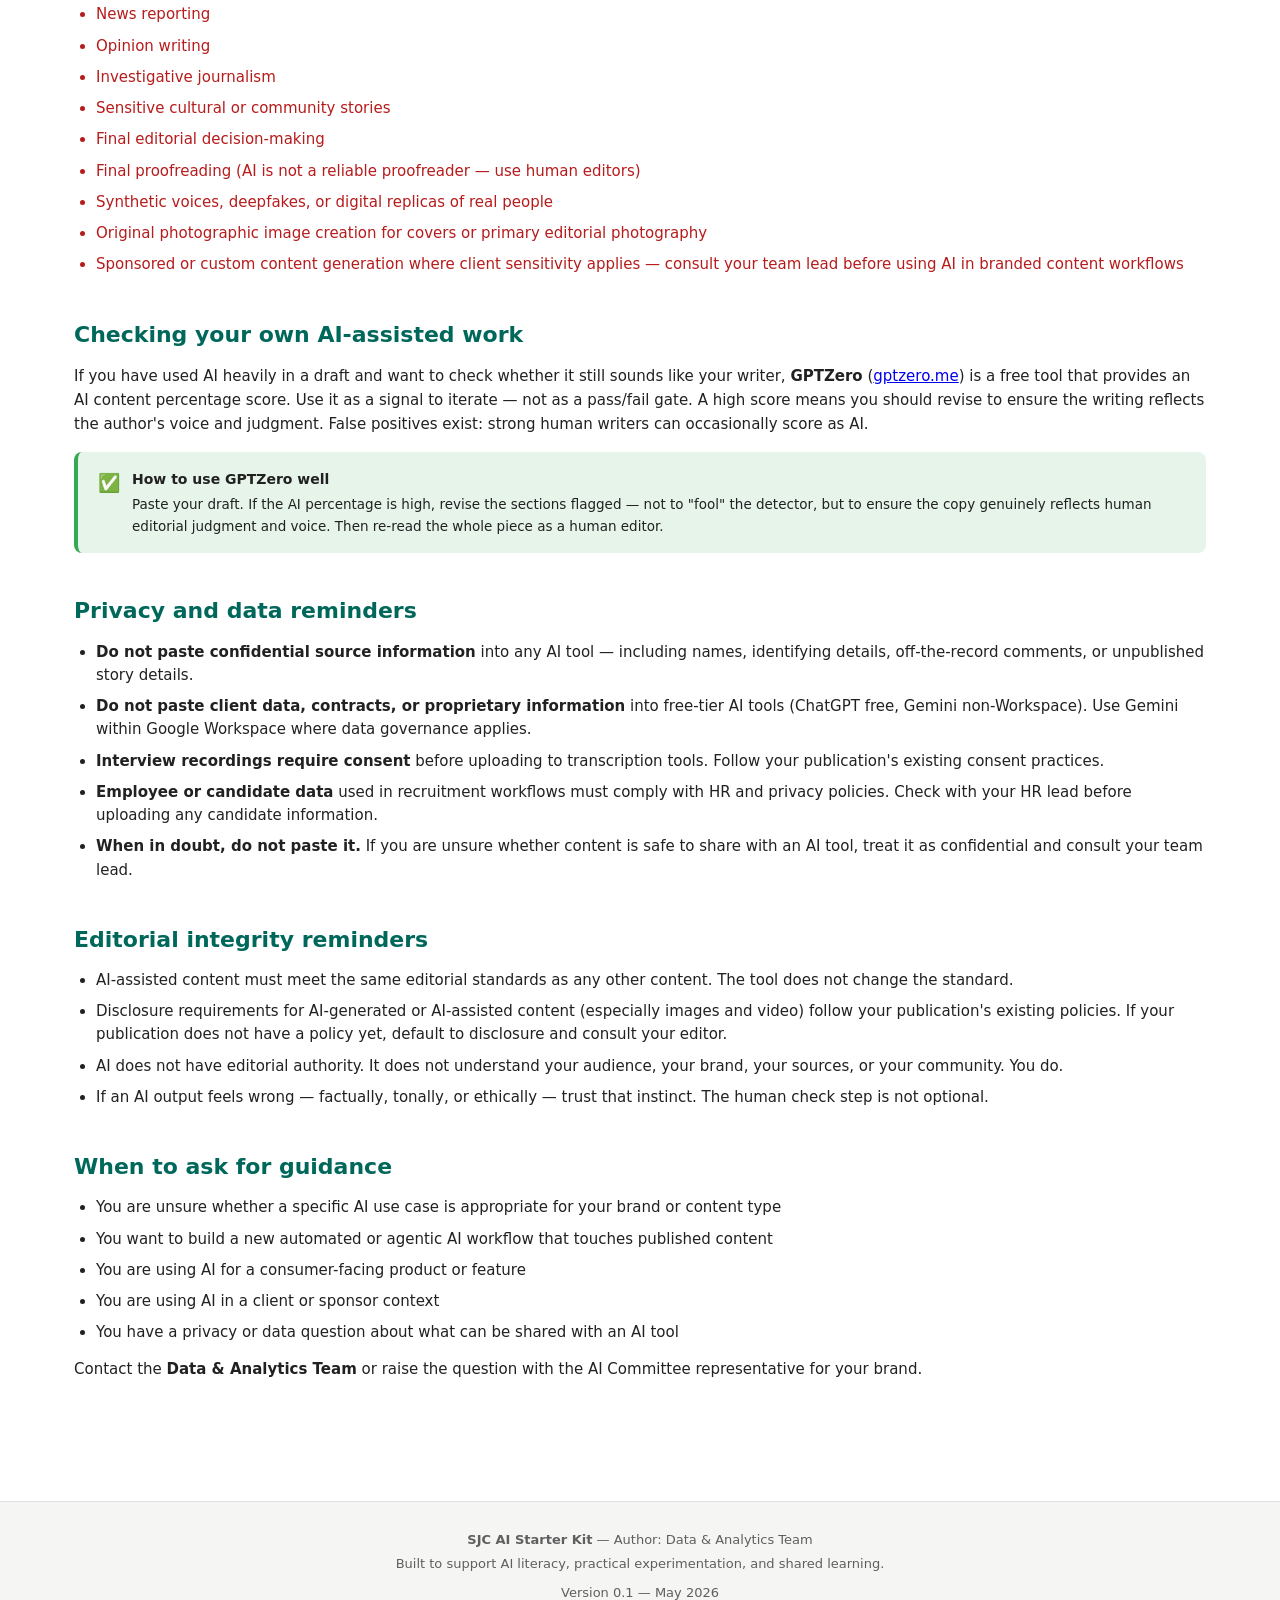
<file: responsible-use.html>
<!DOCTYPE html>
<html lang="en">
<head>
  <meta charset="UTF-8">
  <meta name="viewport" content="width=device-width, initial-scale=1.0">
  <title>Responsible AI Use — SJC AI Starter Kit</title>
  <meta name="description" content="SJC Media's guidelines for responsible AI use. AI supports our work — it does not replace human judgment.">
  <link rel="stylesheet" href="assets/styles.css">
</head>
<body>
<a href="#main" class="skip-link">Skip to main content</a>

<nav class="site-nav" role="navigation" aria-label="Main navigation">
  <div class="nav-inner">
    <a href="index.html" class="nav-logo">SJC AI Starter Kit</a>
    <button class="nav-toggle" aria-label="Toggle navigation" aria-expanded="false">&#9776;</button>
    <ul class="nav-links" role="list">
      <li><a href="index.html">Home</a></li>
      <li><a href="recipes.html">Recipes</a></li>
      <li><a href="prompts.html">Prompts</a></li>
      <li><a href="tools.html">Tool Chooser</a></li>
      <li><a href="aha-archive.html">Aha Archive</a></li>
      <li><a href="submit.html">Submit</a></li>
      <li><a href="responsible-use.html">Responsible Use</a></li>
    </ul>
  </div>
</nav>

<main id="main">
  <div class="container">
    <div class="page-intro">
      <h1>Responsible AI Use</h1>
      <p class="subtitle">AI can support our work. It does not replace human judgment.</p>
    </div>

    <div class="page-body">
      <!-- AI Policy PDF -->
      <div class="callout callout-info" style="margin-bottom:24px;display:flex;align-items:center;gap:16px;flex-wrap:wrap;">
        <span class="callout-icon">📄</span>
        <div class="callout-body" style="flex:1;">
          <strong>Official SJC AI Policy (2025)</strong>
          <p style="margin:4px 0 8px;">The AI Committee's formal policy for content and media use at SJC Media.</p>
          <div style="display:flex;gap:12px;flex-wrap:wrap;">
            <a href="assets/docs/sjc-ai-policy-2025.pdf" download class="btn btn-sm">Download PDF</a>
            <a href="assets/docs/sjc-ai-policy-2025.pdf" target="_blank" rel="noopener" style="font-size:14px;line-height:32px;color:var(--accent);">View in browser ↗</a>
          </div>
        </div>
      </div>

      <div class="callout callout-warning" style="margin-bottom:32px;">
        <span class="callout-icon">⚠️</span>
        <div class="callout-body">
          <strong>Do not use AI as the final authority</strong>
          <p>AI should not make final editorial decisions, replace human judgment, or be used for sensitive reporting, opinion, investigative, or culturally sensitive stories.</p>
        </div>
      </div>

      <!-- What AI is good for -->
      <div class="ru-section">
        <h2>What AI is good for at SJC</h2>
        <ul class="ru-list">
          <li>Drafting first versions of copy that humans review and revise</li>
          <li>Summarizing long documents, transcripts, and research materials</li>
          <li>Generating multiple headline, caption, or subject line options for human selection</li>
          <li>Reformatting content for different channels (article → social, article → newsletter)</li>
          <li>Brainstorming story ideas and angles — as inputs to editorial judgment, not replacements for it</li>
          <li>Transcribing and structuring interview recordings before human review</li>
          <li>EN/FR translation drafts before bilingual human review</li>
          <li>Image background removal, upscaling, and editing with appropriate disclosure</li>
          <li>AI-directed illustrations for editorial packages, fully disclosed</li>
          <li>Meeting note summarization and action item extraction</li>
          <li>Analytics interpretation and trend flagging — human confirmation required before acting</li>
          <li>Generating briefs, proposals, and sales pitch drafts for human review and adaptation</li>
          <li>SEO metadata generation and content gap analysis</li>
          <li>Video captioning and social clip formatting</li>
        </ul>
      </div>

      <!-- Human review required -->
      <div class="ru-section">
        <h2>Where human review is always required</h2>
        <div class="callout callout-human">
          <span class="callout-icon">👤</span>
          <div class="callout-body">
            <strong>Human check required</strong>
            <p>AI can help draft, summarize, reformat, and suggest. Before using any output, confirm facts, sources, tone, rights, privacy, and policy fit.</p>
          </div>
        </div>
        <ul class="ru-list" style="margin-top:16px;">
          <li><strong>All published copy</strong> — A human must review, edit, and approve every piece of content before it goes live, regardless of how it was drafted.</li>
          <li><strong>All factual claims</strong> — Do not publish AI-generated statistics, quotes, or facts without independent verification. AI can hallucinate plausible-sounding but false information.</li>
          <li><strong>All quoted sources</strong> — Never use AI-generated or AI-paraphrased quotes as if they are direct quotes from a person.</li>
          <li><strong>All translated content</strong> — DeepL and Gemini drafts must be reviewed by a bilingual human before publishing.</li>
          <li><strong>SEO metadata and headlines</strong> — Review for brand voice, accuracy, and editorial standards before applying.</li>
          <li><strong>AI-generated images</strong> — Review for accuracy, appropriateness, and compliance with disclosure requirements before publishing.</li>
          <li><strong>Analytics recommendations</strong> — AI-flagged trends and recommendations require human confirmation before any editorial or business decision is made.</li>
          <li><strong>Any output going to a client or external audience</strong> — Apply additional review and approval steps consistent with your team's existing process.</li>
        </ul>
      </div>

      <!-- What we do not use AI for -->
      <div class="ru-section">
        <h2>What we do not use AI for</h2>
        <ul class="ru-nope-list">
          <li>News reporting</li>
          <li>Opinion writing</li>
          <li>Investigative journalism</li>
          <li>Sensitive cultural or community stories</li>
          <li>Final editorial decision-making</li>
          <li>Final proofreading (AI is not a reliable proofreader — use human editors)</li>
          <li>Synthetic voices, deepfakes, or digital replicas of real people</li>
          <li>Original photographic image creation for covers or primary editorial photography</li>
          <li>Sponsored or custom content generation where client sensitivity applies — consult your team lead before using AI in branded content workflows</li>
        </ul>
      </div>

      <!-- GPTZero -->
      <div class="ru-section">
        <h2>Checking your own AI-assisted work</h2>
        <p style="font-size:15px;margin-bottom:16px;">If you have used AI heavily in a draft and want to check whether it still sounds like your writer, <strong>GPTZero</strong> (<a href="https://gptzero.me" target="_blank" rel="noopener">gptzero.me</a>) is a free tool that provides an AI content percentage score. Use it as a signal to iterate — not as a pass/fail gate. A high score means you should revise to ensure the writing reflects the author's voice and judgment. False positives exist: strong human writers can occasionally score as AI.</p>
        <div class="callout callout-tip">
          <span class="callout-icon">✅</span>
          <div class="callout-body"><strong>How to use GPTZero well</strong><p>Paste your draft. If the AI percentage is high, revise the sections flagged — not to "fool" the detector, but to ensure the copy genuinely reflects human editorial judgment and voice. Then re-read the whole piece as a human editor.</p></div>
        </div>
      </div>

      <!-- Privacy -->
      <div class="ru-section">
        <h2>Privacy and data reminders</h2>
        <ul class="ru-list">
          <li><strong>Do not paste confidential source information</strong> into any AI tool — including names, identifying details, off-the-record comments, or unpublished story details.</li>
          <li><strong>Do not paste client data, contracts, or proprietary information</strong> into free-tier AI tools (ChatGPT free, Gemini non-Workspace). Use Gemini within Google Workspace where data governance applies.</li>
          <li><strong>Interview recordings require consent</strong> before uploading to transcription tools. Follow your publication's existing consent practices.</li>
          <li><strong>Employee or candidate data</strong> used in recruitment workflows must comply with HR and privacy policies. Check with your HR lead before uploading any candidate information.</li>
          <li><strong>When in doubt, do not paste it.</strong> If you are unsure whether content is safe to share with an AI tool, treat it as confidential and consult your team lead.</li>
        </ul>
      </div>

      <!-- Editorial integrity -->
      <div class="ru-section">
        <h2>Editorial integrity reminders</h2>
        <ul class="ru-list">
          <li>AI-assisted content must meet the same editorial standards as any other content. The tool does not change the standard.</li>
          <li>Disclosure requirements for AI-generated or AI-assisted content (especially images and video) follow your publication's existing policies. If your publication does not have a policy yet, default to disclosure and consult your editor.</li>
          <li>AI does not have editorial authority. It does not understand your audience, your brand, your sources, or your community. You do.</li>
          <li>If an AI output feels wrong — factually, tonally, or ethically — trust that instinct. The human check step is not optional.</li>
        </ul>
      </div>

      <!-- When to ask -->
      <div class="ru-section">
        <h2>When to ask for guidance</h2>
        <ul class="ru-list">
          <li>You are unsure whether a specific AI use case is appropriate for your brand or content type</li>
          <li>You want to build a new automated or agentic AI workflow that touches published content</li>
          <li>You are using AI for a consumer-facing product or feature</li>
          <li>You are using AI in a client or sponsor context</li>
          <li>You have a privacy or data question about what can be shared with an AI tool</li>
        </ul>
        <p style="margin-top:12px;font-size:15px;">Contact the <strong>Data &amp; Analytics Team</strong> or raise the question with the AI Committee representative for your brand.</p>
      </div>
    </div>
  </div>
</main>

<footer class="site-footer" role="contentinfo">
  <div class="container">
    <p><strong>SJC AI Starter Kit</strong> &mdash; Author: Data &amp; Analytics Team</p>
    <p>Built to support AI literacy, practical experimentation, and shared learning.</p>
    <p style="margin-top:8px;">Version 0.1 &mdash; May 2026</p>
  </div>
</footer>

<script src="assets/app.js"></script>
</body>
</html>
</file>
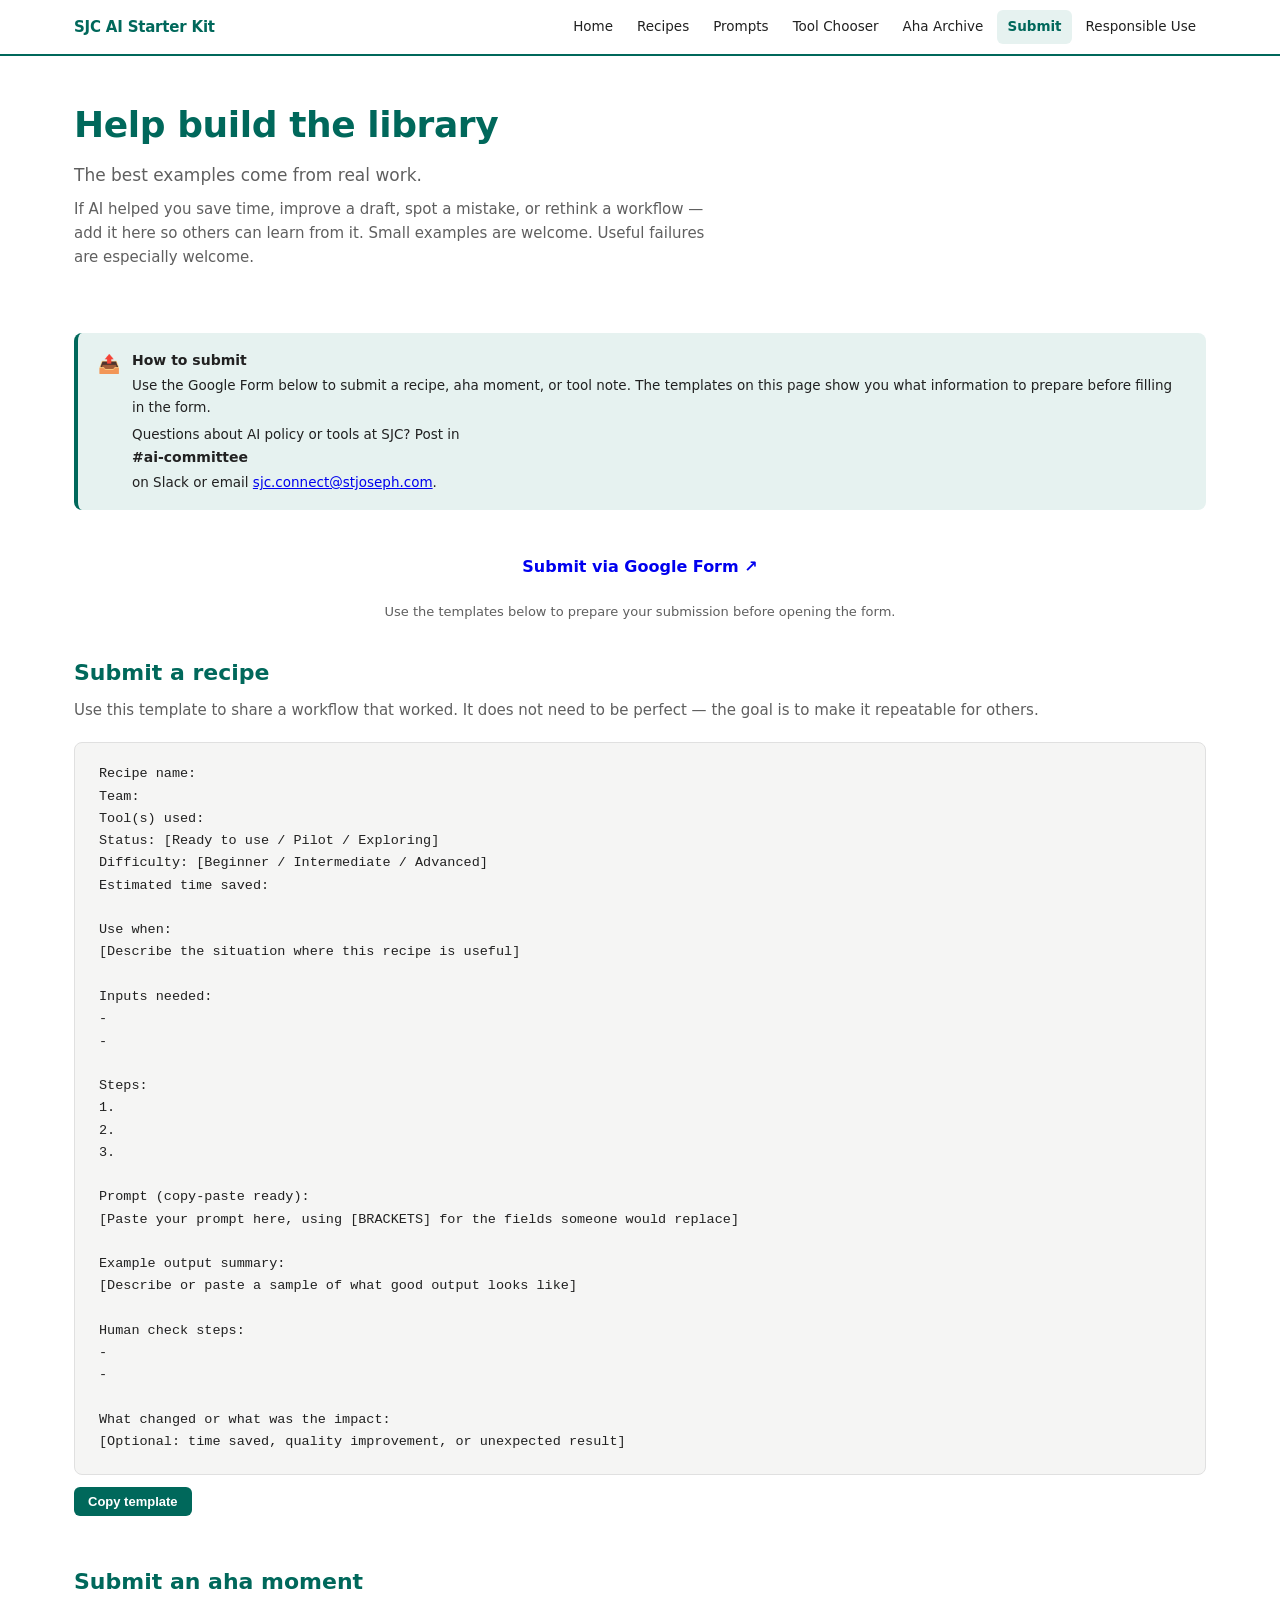
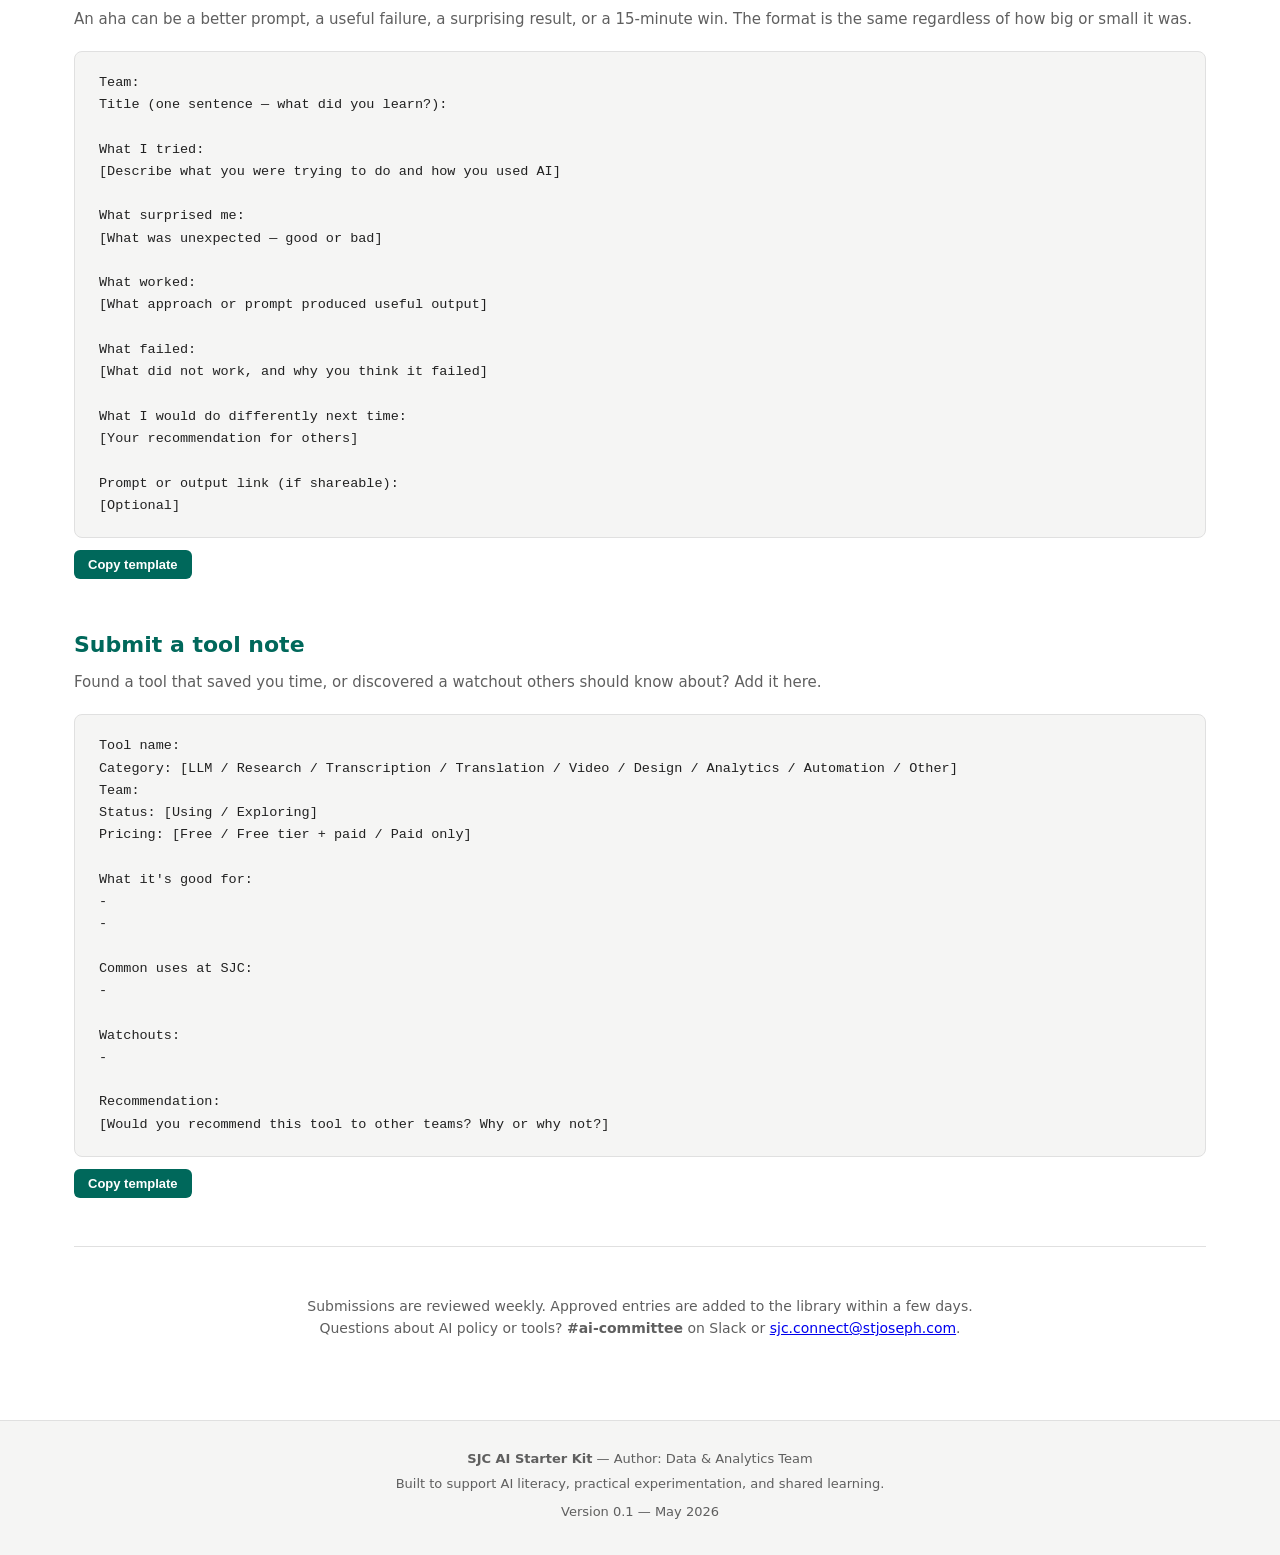
<file: submit.html>
<!DOCTYPE html>
<html lang="en">
<head>
  <meta charset="UTF-8">
  <meta name="viewport" content="width=device-width, initial-scale=1.0">
  <title>Submit — SJC AI Starter Kit</title>
  <meta name="description" content="Add a recipe, aha moment, or tool note to the SJC AI Starter Kit.">
  <link rel="stylesheet" href="assets/styles.css">
</head>
<body>
<a href="#main" class="skip-link">Skip to main content</a>

<nav class="site-nav" role="navigation" aria-label="Main navigation">
  <div class="nav-inner">
    <a href="index.html" class="nav-logo">SJC AI Starter Kit</a>
    <button class="nav-toggle" aria-label="Toggle navigation" aria-expanded="false">&#9776;</button>
    <ul class="nav-links" role="list">
      <li><a href="index.html">Home</a></li>
      <li><a href="recipes.html">Recipes</a></li>
      <li><a href="prompts.html">Prompts</a></li>
      <li><a href="tools.html">Tool Chooser</a></li>
      <li><a href="aha-archive.html">Aha Archive</a></li>
      <li><a href="submit.html">Submit</a></li>
      <li><a href="responsible-use.html">Responsible Use</a></li>
    </ul>
  </div>
</nav>

<main id="main">
  <div class="container">
    <div class="page-intro">
      <h1>Help build the library</h1>
      <p class="subtitle">The best examples come from real work.</p>
      <p style="font-size:15px;color:var(--text-muted);margin-top:8px;max-width:640px;">If AI helped you save time, improve a draft, spot a mistake, or rethink a workflow — add it here so others can learn from it. Small examples are welcome. Useful failures are especially welcome.</p>
    </div>

    <div class="page-body">
      <div class="callout callout-info" style="margin-bottom:32px;">
        <span class="callout-icon">📤</span>
        <div class="callout-body">
          <strong>How to submit</strong>
          <p>Use the Google Form below to submit a recipe, aha moment, or tool note. The templates on this page show you what information to prepare before filling in the form.</p>
          <p style="margin-top:6px;">Questions about AI policy or tools at SJC? Post in <strong>#ai-committee</strong> on Slack or email <a href="mailto:sjc.connect@stjoseph.com">sjc.connect@stjoseph.com</a>.</p>
        </div>
      </div>

      <!-- Google Form CTA -->
      <div style="text-align:center;margin-bottom:32px;">
        <a href="https://forms.gle/C7ZibyTBc38BFwjz9" target="_blank" rel="noopener" class="btn" style="font-size:16px;padding:12px 28px;">Submit via Google Form ↗</a>
        <p style="font-size:13px;color:var(--text-muted);margin-top:10px;">Use the templates below to prepare your submission before opening the form.</p>
      </div>

      <!-- Submit a recipe -->
      <div class="submit-section">
        <h2>Submit a recipe</h2>
        <p>Use this template to share a workflow that worked. It does not need to be perfect — the goal is to make it repeatable for others.</p>
        <div class="template-block" id="recipe-template">Recipe name:
Team:
Tool(s) used:
Status: [Ready to use / Pilot / Exploring]
Difficulty: [Beginner / Intermediate / Advanced]
Estimated time saved:

Use when:
[Describe the situation where this recipe is useful]

Inputs needed:
-
-

Steps:
1.
2.
3.

Prompt (copy-paste ready):
[Paste your prompt here, using [BRACKETS] for the fields someone would replace]

Example output summary:
[Describe or paste a sample of what good output looks like]

Human check steps:
-
-

What changed or what was the impact:
[Optional: time saved, quality improvement, or unexpected result]</div>
        <div style="margin-top:12px;">
          <button class="copy-btn" onclick="copyTemplate('recipe-template', this)" aria-label="Copy recipe template">Copy template</button>
        </div>
      </div>

      <!-- Submit an aha -->
      <div class="submit-section">
        <h2>Submit an aha moment</h2>
        <p>An aha can be a better prompt, a useful failure, a surprising result, or a 15-minute win. The format is the same regardless of how big or small it was.</p>
        <div class="template-block" id="aha-template">Team:
Title (one sentence — what did you learn?):

What I tried:
[Describe what you were trying to do and how you used AI]

What surprised me:
[What was unexpected — good or bad]

What worked:
[What approach or prompt produced useful output]

What failed:
[What did not work, and why you think it failed]

What I would do differently next time:
[Your recommendation for others]

Prompt or output link (if shareable):
[Optional]</div>
        <div style="margin-top:12px;">
          <button class="copy-btn" onclick="copyTemplate('aha-template', this)" aria-label="Copy aha template">Copy template</button>
        </div>
      </div>

      <!-- Submit a tool note -->
      <div class="submit-section">
        <h2>Submit a tool note</h2>
        <p>Found a tool that saved you time, or discovered a watchout others should know about? Add it here.</p>
        <div class="template-block" id="tool-template">Tool name:
Category: [LLM / Research / Transcription / Translation / Video / Design / Analytics / Automation / Other]
Team:
Status: [Using / Exploring]
Pricing: [Free / Free tier + paid / Paid only]

What it's good for:
-
-

Common uses at SJC:
-

Watchouts:
-

Recommendation:
[Would you recommend this tool to other teams? Why or why not?]</div>
        <div style="margin-top:12px;">
          <button class="copy-btn" onclick="copyTemplate('tool-template', this)" aria-label="Copy tool template">Copy template</button>
        </div>
      </div>

      <hr class="section-divider">
      <p style="text-align:center;color:var(--text-muted);font-size:14px;">Submissions are reviewed weekly. Approved entries are added to the library within a few days.<br>Questions about AI policy or tools? <strong>#ai-committee</strong> on Slack or <a href="mailto:sjc.connect@stjoseph.com">sjc.connect@stjoseph.com</a>.</p>
    </div>
  </div>
</main>

<footer class="site-footer" role="contentinfo">
  <div class="container">
    <p><strong>SJC AI Starter Kit</strong> &mdash; Author: Data &amp; Analytics Team</p>
    <p>Built to support AI literacy, practical experimentation, and shared learning.</p>
    <p style="margin-top:8px;">Version 0.1 &mdash; May 2026</p>
  </div>
</footer>

<script src="assets/app.js"></script>
<script>
function copyTemplate(id, btn) {
  const text = document.getElementById(id).textContent;
  navigator.clipboard.writeText(text).then(() => {
    btn.textContent = '✓ Copied';
    btn.classList.add('copied');
    setTimeout(() => { btn.textContent = 'Copy template'; btn.classList.remove('copied'); }, 2000);
  });
}
</script>
</body>
</html>
</file>
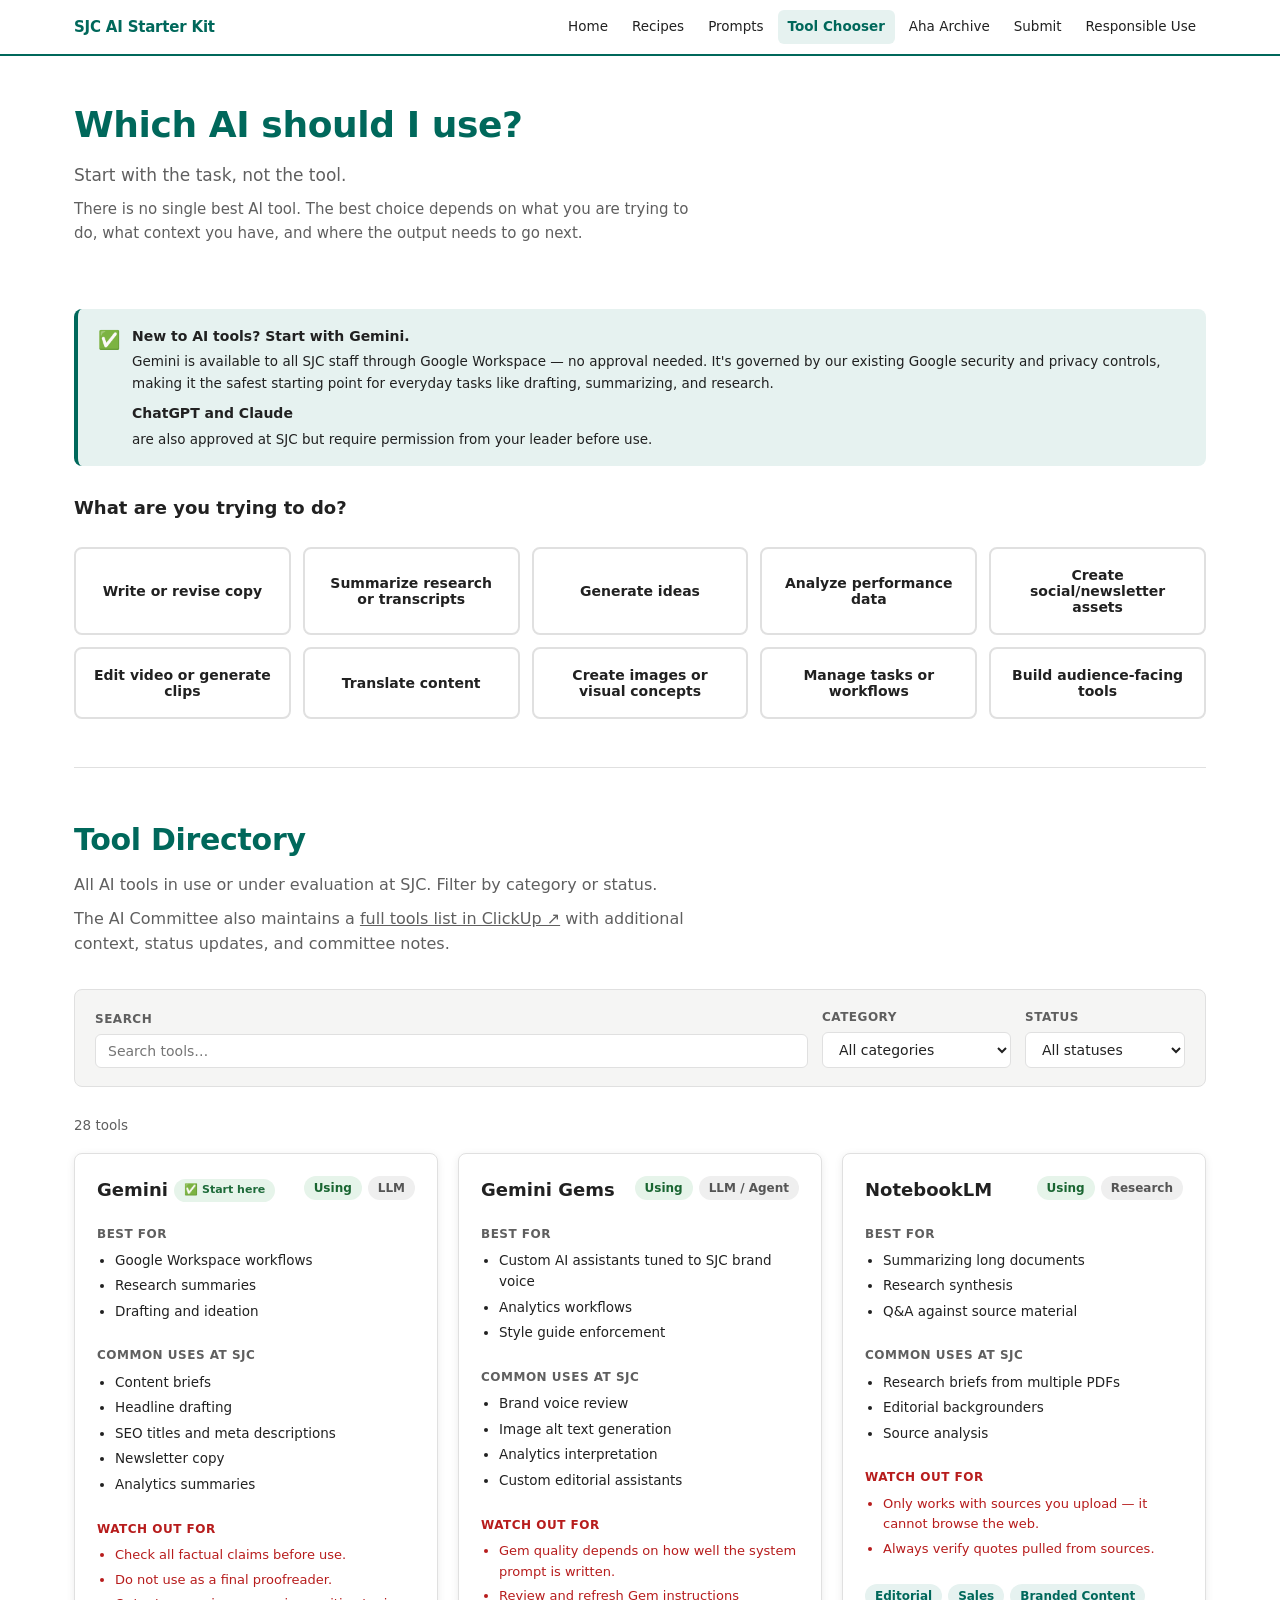
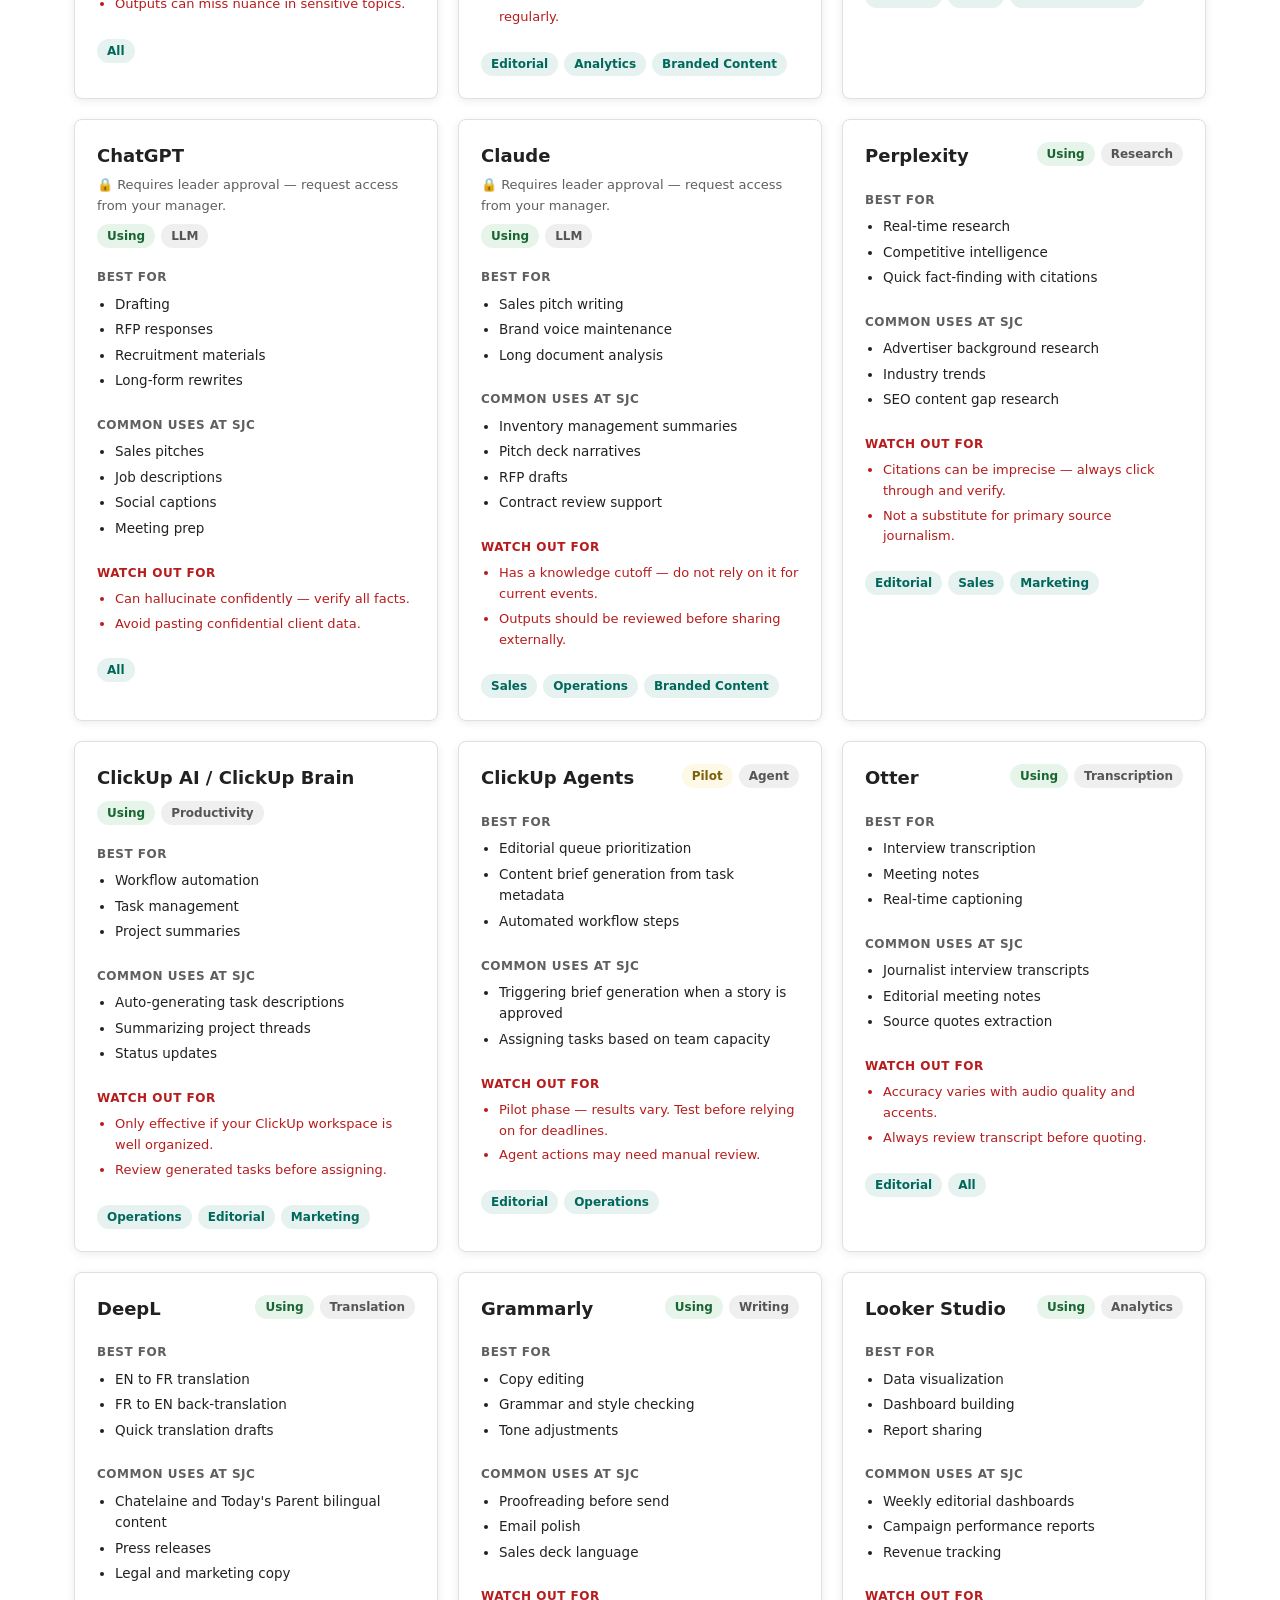
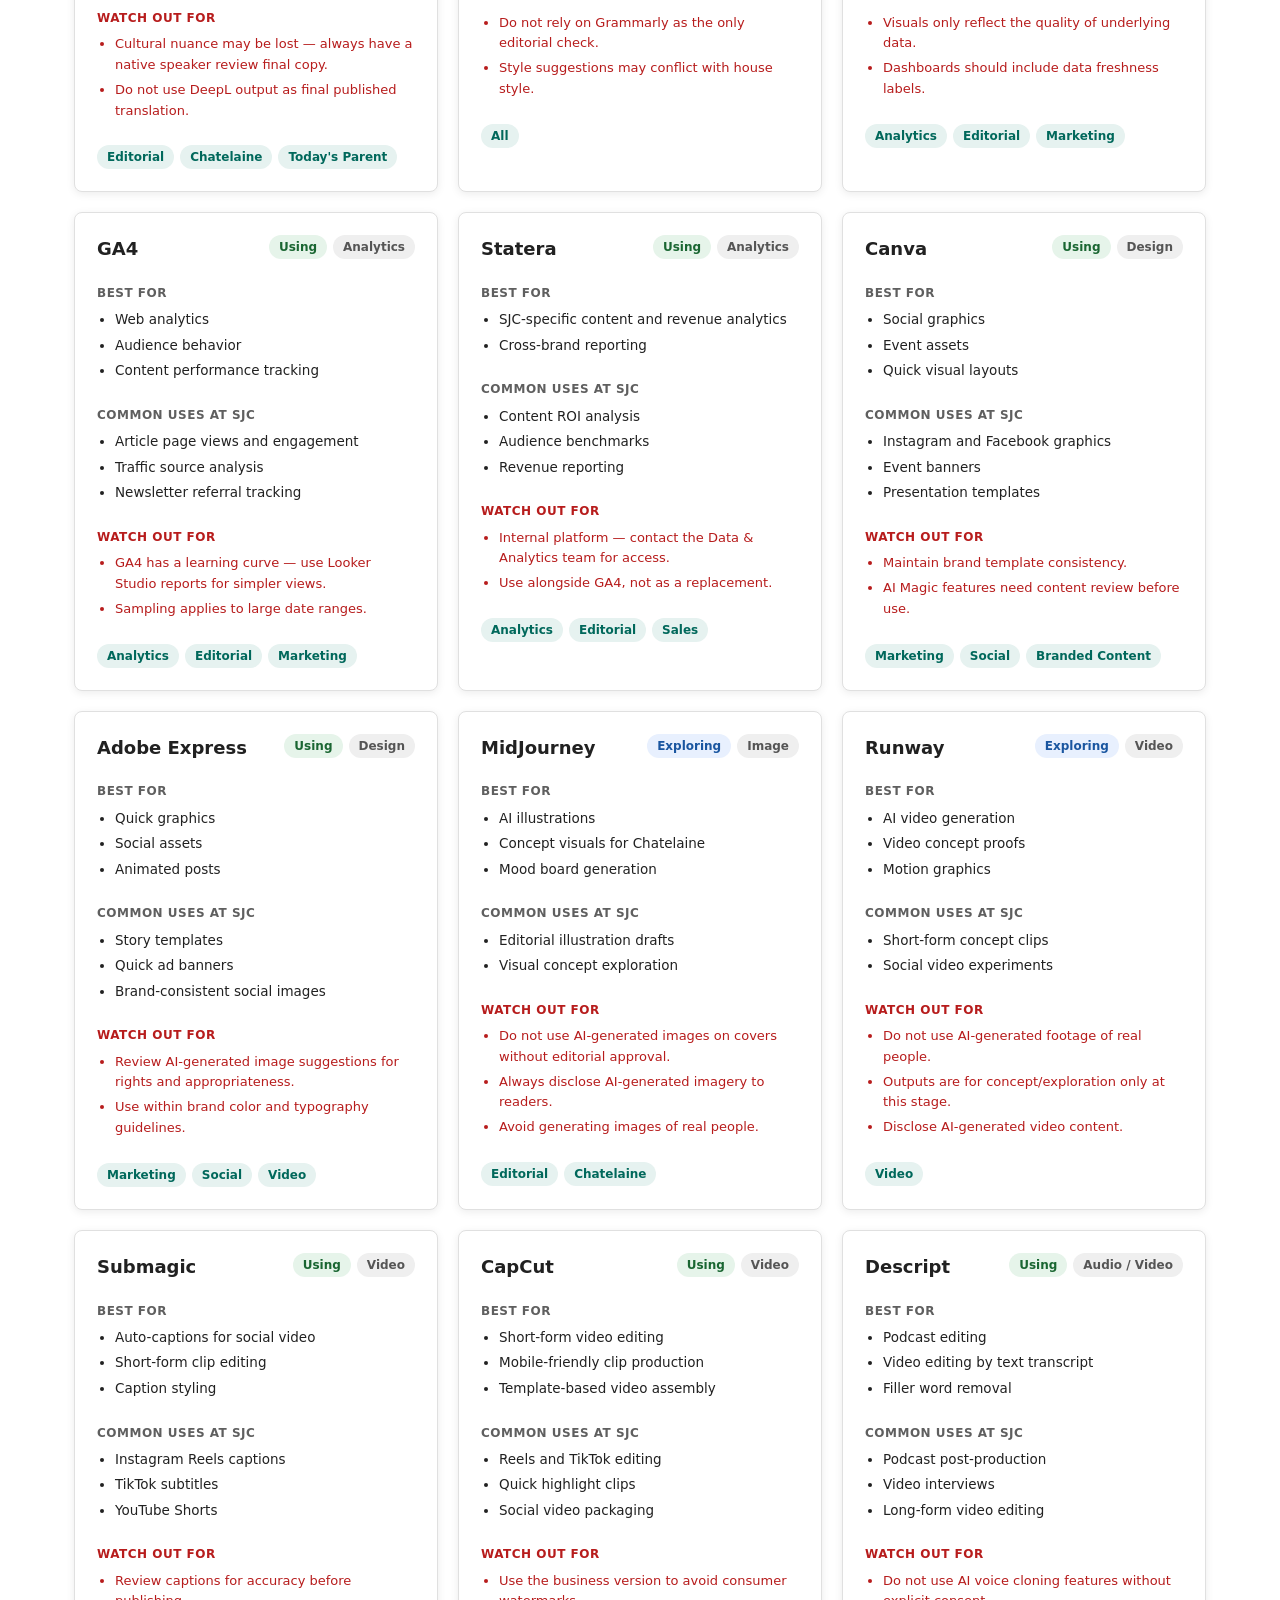
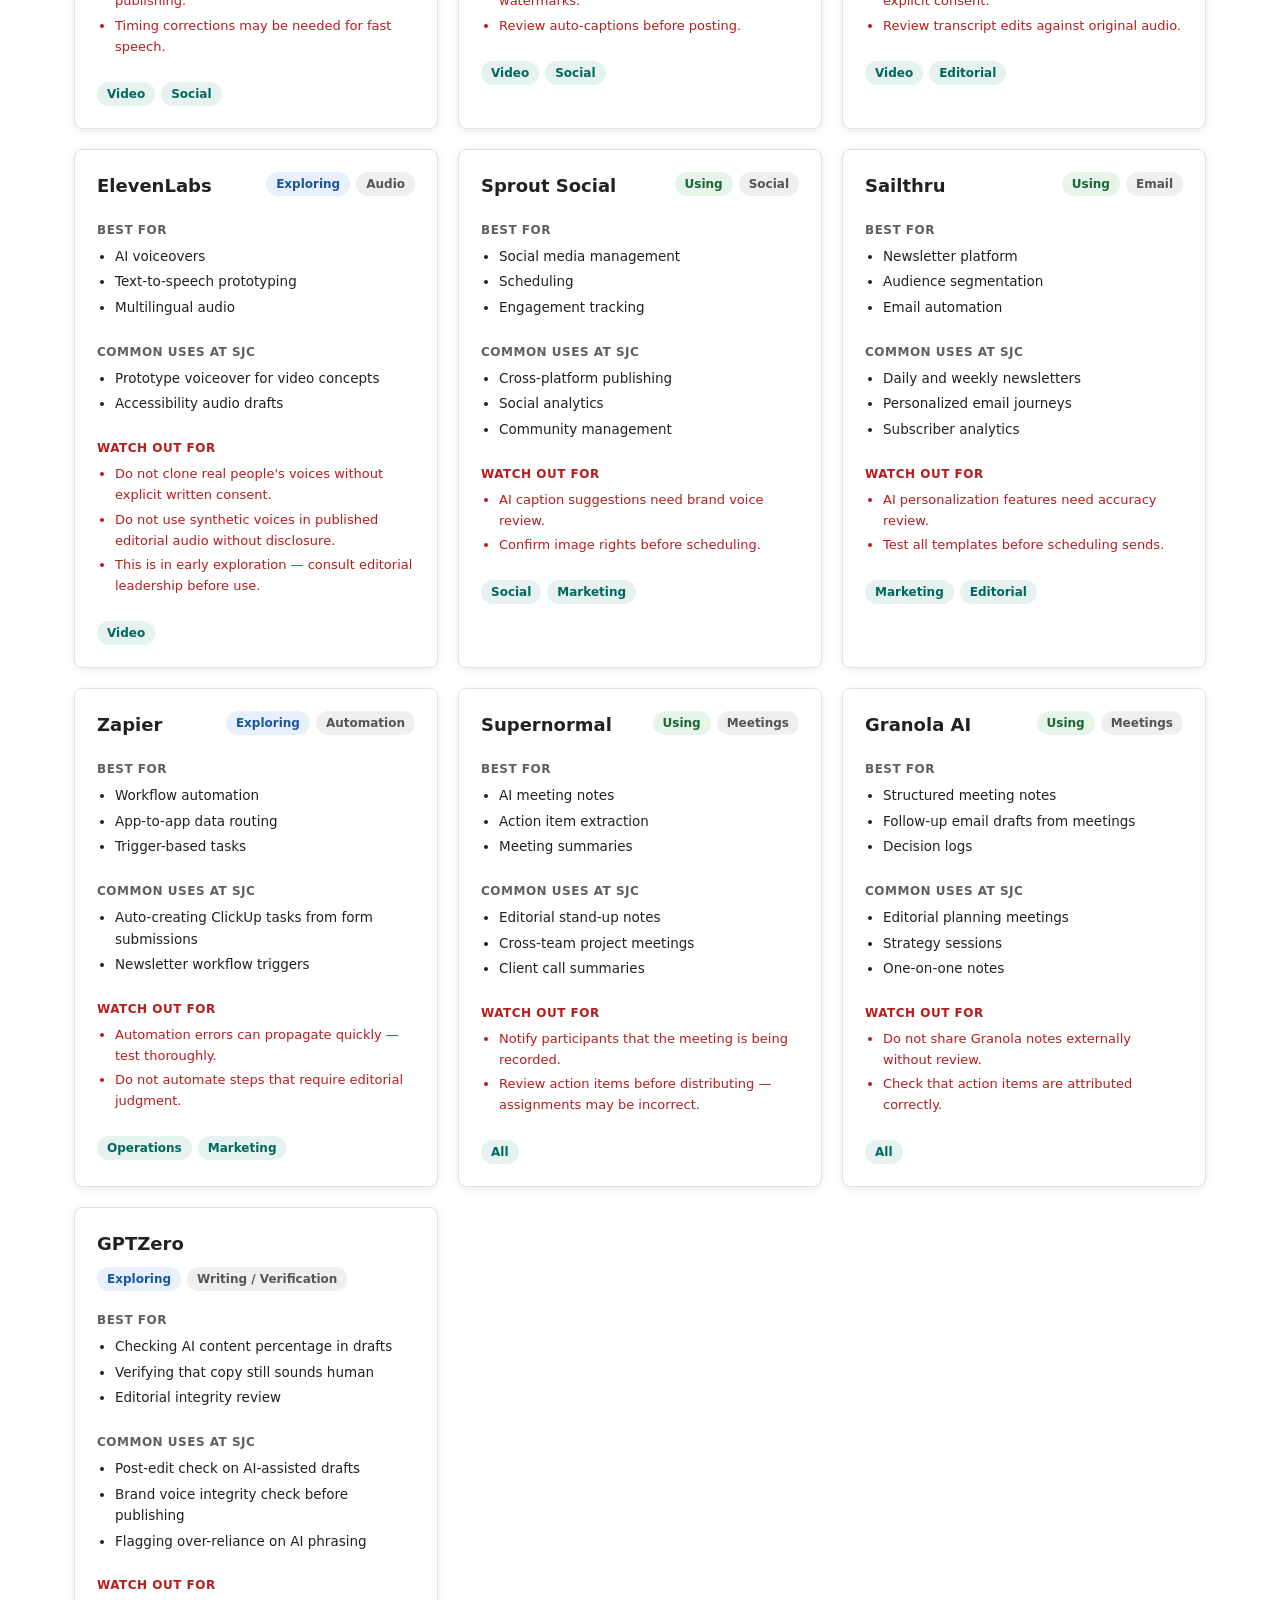
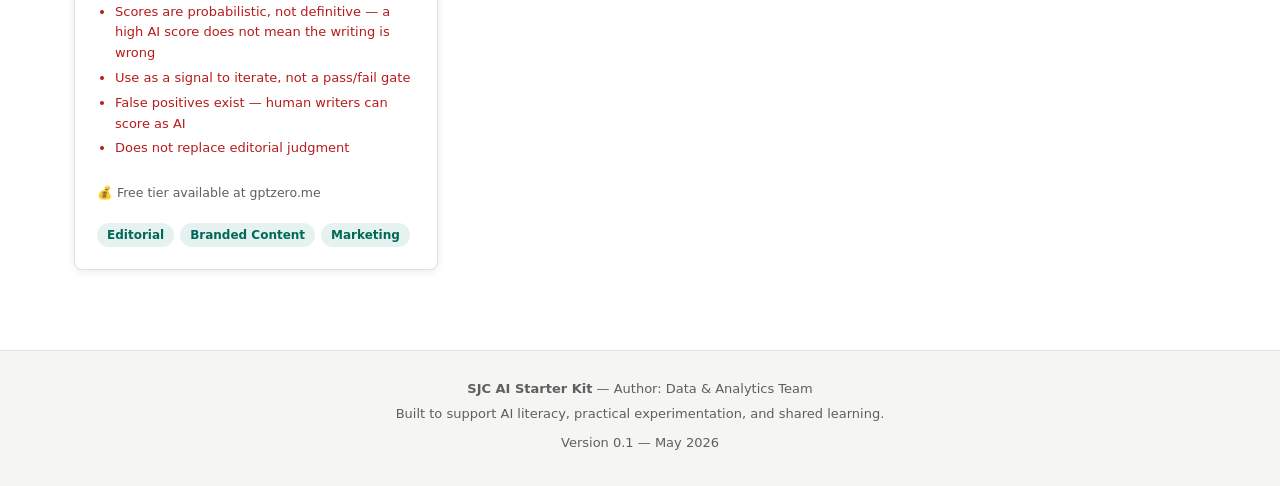
<file: tools.html>
<!DOCTYPE html>
<html lang="en">
<head>
  <meta charset="UTF-8">
  <meta name="viewport" content="width=device-width, initial-scale=1.0">
  <title>Tool Chooser — SJC AI Starter Kit</title>
  <meta name="description" content="Start with the task, not the tool. Find the right AI for what you need to do.">
  <link rel="stylesheet" href="assets/styles.css">
</head>
<body>
<a href="#main" class="skip-link">Skip to main content</a>

<nav class="site-nav" role="navigation" aria-label="Main navigation">
  <div class="nav-inner">
    <a href="index.html" class="nav-logo">SJC AI Starter Kit</a>
    <button class="nav-toggle" aria-label="Toggle navigation" aria-expanded="false">&#9776;</button>
    <ul class="nav-links" role="list">
      <li><a href="index.html">Home</a></li>
      <li><a href="recipes.html">Recipes</a></li>
      <li><a href="prompts.html">Prompts</a></li>
      <li><a href="tools.html">Tool Chooser</a></li>
      <li><a href="aha-archive.html">Aha Archive</a></li>
      <li><a href="submit.html">Submit</a></li>
      <li><a href="responsible-use.html">Responsible Use</a></li>
    </ul>
  </div>
</nav>

<main id="main">
  <div class="container">
    <div class="page-intro">
      <h1>Which AI should I use?</h1>
      <p class="subtitle">Start with the task, not the tool.</p>
      <p style="font-size:15px;color:var(--text-muted);margin-top:8px;max-width:640px;">There is no single best AI tool. The best choice depends on what you are trying to do, what context you have, and where the output needs to go next.</p>
    </div>

    <div class="page-body">
      <!-- Gemini try-first callout -->
      <div class="callout callout-info" style="margin-bottom:28px;">
        <span class="callout-icon">✅</span>
        <div class="callout-body">
          <strong>New to AI tools? Start with Gemini.</strong>
          <p>Gemini is available to all SJC staff through Google Workspace — no approval needed. It's governed by our existing Google security and privacy controls, making it the safest starting point for everyday tasks like drafting, summarizing, and research.</p>
          <p style="margin-top:8px;"><strong>ChatGPT and Claude</strong> are also approved at SJC but require permission from your leader before use.</p>
        </div>
      </div>

      <!-- Task selector -->
      <section aria-labelledby="chooser-heading">
        <h2 id="chooser-heading" style="font-size:18px;font-weight:700;margin-bottom:16px;">What are you trying to do?</h2>
        <div id="chooser-grid" class="tool-chooser-grid" role="group" aria-label="Task options"></div>
        <div id="chooser-result" class="chooser-result" aria-live="polite" aria-atomic="true"></div>
      </section>

      <hr class="section-divider">

      <!-- Full tool directory -->
      <section aria-labelledby="tools-heading">
        <div class="section-header">
          <h2 id="tools-heading">Tool Directory</h2>
          <p>All AI tools in use or under evaluation at SJC. Filter by category or status.</p>
          <p style="margin-top:8px;">The AI Committee also maintains a <a href="https://sjc.clickup.com/9014506243/v/l/6-901406950417-1" target="_blank" rel="noopener" style="color:var(--accent);">full tools list in ClickUp ↗</a> with additional context, status updates, and committee notes.</p>
        </div>

        <div class="filter-bar" role="search" aria-label="Filter tools">
          <div class="filter-group filter-search">
            <label for="tool-search">Search</label>
            <input type="text" id="tool-search" placeholder="Search tools…" aria-label="Search tools">
          </div>
          <div class="filter-group">
            <label for="filter-tool-cat">Category</label>
            <select id="filter-tool-cat" aria-label="Filter by category">
              <option value="">All categories</option>
              <option>LLM</option>
              <option>Research</option>
              <option>Transcription</option>
              <option>Translation</option>
              <option>Productivity</option>
              <option>Automation</option>
              <option>Analytics</option>
              <option>Design</option>
              <option>Image Generation</option>
              <option>Video</option>
              <option>Audio</option>
              <option>Social Media</option>
              <option>Email / Newsletter</option>
              <option>Meeting Notes</option>
              <option>Writing / Verification</option>
            </select>
          </div>
          <div class="filter-group">
            <label for="filter-tool-status">Status</label>
            <select id="filter-tool-status" aria-label="Filter by status">
              <option value="">All statuses</option>
              <option>Using</option>
              <option>Exploring</option>
            </select>
          </div>
        </div>

        <p class="results-count" id="tools-count" aria-live="polite"></p>
        <div id="tools-container" class="cards-grid" aria-live="polite">
          <p style="color:var(--text-muted);">Loading tools…</p>
        </div>
      </section>
    </div>
  </div>
</main>

<footer class="site-footer" role="contentinfo">
  <div class="container">
    <p><strong>SJC AI Starter Kit</strong> &mdash; Author: Data &amp; Analytics Team</p>
    <p>Built to support AI literacy, practical experimentation, and shared learning.</p>
    <p style="margin-top:8px;">Version 0.1 &mdash; May 2026</p>
  </div>
</footer>

<script src="assets/app.js"></script>
</body>
</html>
</file>
<file: assets/styles.css>
/* SJC AI Starter Kit — Styles */
/* Color palette: SJC teal #00685B, body #212121, bg #ffffff/#f5f5f4 */

:root {
  --teal:       #00685B;
  --teal-dark:  #004f46;
  --teal-light: #e6f2f0;
  --text:       #212121;
  --text-muted: #5f5f5f;
  --bg:         #ffffff;
  --bg-alt:     #f5f5f4;
  --border:     #e0e0e0;
  --shadow:     0 2px 8px rgba(0,0,0,0.08);
  --radius:     6px;
  --font:       system-ui, -apple-system, 'Segoe UI', Arial, sans-serif;
  --max-w:      1180px;
  --nav-h:      56px;
}

*, *::before, *::after { box-sizing: border-box; margin: 0; padding: 0; }

html { scroll-behavior: smooth; }

body {
  font-family: var(--font);
  font-size: 16px;
  line-height: 1.6;
  color: var(--text);
  background: var(--bg);
}

/* ── Skip link ─────────────────────────────────────────────────────── */
.skip-link {
  position: absolute;
  top: -40px;
  left: 0;
  background: var(--teal);
  color: #fff;
  padding: 8px 16px;
  z-index: 9999;
  text-decoration: none;
  font-size: 14px;
}
.skip-link:focus { top: 0; }

/* ── Nav ────────────────────────────────────────────────────────────── */
.site-nav {
  position: sticky;
  top: 0;
  z-index: 100;
  background: var(--bg);
  border-bottom: 2px solid var(--teal);
  height: var(--nav-h);
}
.nav-inner {
  max-width: var(--max-w);
  margin: 0 auto;
  padding: 0 24px;
  height: 100%;
  display: flex;
  align-items: center;
  justify-content: space-between;
}
.nav-logo {
  font-size: 15px;
  font-weight: 700;
  color: var(--teal);
  text-decoration: none;
  white-space: nowrap;
  letter-spacing: -0.2px;
}
.nav-links {
  display: flex;
  gap: 4px;
  list-style: none;
}
.nav-links a {
  display: block;
  padding: 6px 10px;
  font-size: 13.5px;
  font-weight: 500;
  color: var(--text);
  text-decoration: none;
  border-radius: var(--radius);
  transition: background 0.15s, color 0.15s;
}
.nav-links a:hover,
.nav-links a.active { background: var(--teal-light); color: var(--teal); }
.nav-links a.active { font-weight: 700; }

.nav-toggle {
  display: none;
  background: none;
  border: none;
  cursor: pointer;
  padding: 8px;
  color: var(--text);
  font-size: 22px;
  line-height: 1;
}

/* ── Layout ─────────────────────────────────────────────────────────── */
.container {
  max-width: var(--max-w);
  margin: 0 auto;
  padding: 0 24px;
}
.page-body { padding: 40px 0 80px; }

/* ── Hero ───────────────────────────────────────────────────────────── */
.hero {
  background: linear-gradient(135deg, var(--teal) 0%, var(--teal-dark) 100%);
  color: #fff;
  padding: 64px 24px 56px;
  text-align: center;
}
.hero h1 {
  font-size: clamp(28px, 5vw, 48px);
  font-weight: 700;
  letter-spacing: -0.5px;
  margin-bottom: 12px;
  line-height: 1.15;
}
.hero .subtitle {
  font-size: clamp(16px, 2.5vw, 20px);
  opacity: 0.92;
  max-width: 600px;
  margin: 0 auto 20px;
}
.hero .body-copy {
  font-size: 15px;
  opacity: 0.82;
  max-width: 560px;
  margin: 0 auto 32px;
  line-height: 1.65;
}
.hero-ctas { display: flex; gap: 12px; justify-content: center; flex-wrap: wrap; }

/* ── Buttons ────────────────────────────────────────────────────────── */
.btn {
  display: inline-block;
  padding: 11px 22px;
  border-radius: var(--radius);
  font-size: 14.5px;
  font-weight: 600;
  cursor: pointer;
  border: 2px solid transparent;
  text-decoration: none;
  transition: all 0.15s;
  line-height: 1.4;
}
.btn-primary {
  background: #fff;
  color: var(--teal);
  border-color: #fff;
}
.btn-primary:hover { background: var(--teal-light); border-color: var(--teal-light); }
.btn-secondary {
  background: transparent;
  color: #fff;
  border-color: rgba(255,255,255,0.7);
}
.btn-secondary:hover { background: rgba(255,255,255,0.15); }
.btn-teal {
  background: var(--teal);
  color: #fff;
  border-color: var(--teal);
}
.btn-teal:hover { background: var(--teal-dark); border-color: var(--teal-dark); }
.btn-outline {
  background: transparent;
  color: var(--teal);
  border-color: var(--teal);
}
.btn-outline:hover { background: var(--teal-light); }
.btn-sm {
  padding: 6px 14px;
  font-size: 13px;
}
.btn:focus-visible {
  outline: 3px solid var(--teal);
  outline-offset: 2px;
}

/* ── Section headers ────────────────────────────────────────────────── */
.section-header {
  margin-bottom: 32px;
}
.section-header h2 {
  font-size: clamp(22px, 3vw, 30px);
  font-weight: 700;
  color: var(--teal);
  letter-spacing: -0.3px;
  margin-bottom: 8px;
}
.section-header p { color: var(--text-muted); max-width: 640px; }
.page-intro {
  padding: 40px 0 8px;
}
.page-intro h1 {
  font-size: clamp(24px, 4vw, 36px);
  font-weight: 700;
  color: var(--teal);
  letter-spacing: -0.4px;
  margin-bottom: 8px;
}
.page-intro .subtitle { font-size: 17px; color: var(--text-muted); margin-bottom: 8px; }

/* ── Cards ──────────────────────────────────────────────────────────── */
.cards-grid {
  display: grid;
  grid-template-columns: repeat(auto-fill, minmax(300px, 1fr));
  gap: 20px;
}
.cards-grid-2 {
  grid-template-columns: repeat(auto-fill, minmax(360px, 1fr));
}
.card {
  background: var(--bg);
  border: 1px solid var(--border);
  border-radius: 8px;
  box-shadow: var(--shadow);
  padding: 22px;
  display: flex;
  flex-direction: column;
  gap: 10px;
  transition: box-shadow 0.15s, transform 0.15s;
}
.card:hover { box-shadow: 0 4px 16px rgba(0,0,0,0.12); transform: translateY(-2px); }
.card-title {
  font-size: 16px;
  font-weight: 700;
  color: var(--text);
  line-height: 1.3;
}
.card-meta { font-size: 13px; color: var(--text-muted); }
.card-body { font-size: 14px; color: var(--text-muted); flex: 1; }
.card-footer { margin-top: 6px; display: flex; gap: 8px; flex-wrap: wrap; align-items: center; }

/* ── Tags ───────────────────────────────────────────────────────────── */
.tag {
  display: inline-block;
  padding: 3px 10px;
  border-radius: 20px;
  font-size: 12px;
  font-weight: 600;
  line-height: 1.5;
}
.tag-teal     { background: var(--teal-light); color: var(--teal); }
.tag-gray     { background: #efefef; color: #555; }
.tag-green    { background: #e6f4ea; color: #1a6632; }
.tag-yellow   { background: #fef9e7; color: #7d6008; }
.tag-blue     { background: #e8f0fe; color: #1a56a0; }
.tag-red      { background: #fdecea; color: #b71c1c; }
.tag-purple   { background: #f3e8fd; color: #6d1fa0; }

.status-ready    { background: #e6f4ea; color: #1a6632; }
.status-pilot    { background: #fef9e7; color: #7d6008; }
.status-exploring { background: #e8f0fe; color: #1a56a0; }
.status-using    { background: #e6f4ea; color: #1a6632; }

.diff-beginner     { background: #e6f4ea; color: #1a6632; }
.diff-intermediate { background: #fef9e7; color: #7d6008; }
.diff-advanced     { background: #fdecea; color: #b71c1c; }

/* ── Filters ────────────────────────────────────────────────────────── */
.filter-bar {
  background: var(--bg-alt);
  border: 1px solid var(--border);
  border-radius: 8px;
  padding: 18px 20px;
  margin-bottom: 28px;
  display: flex;
  flex-wrap: wrap;
  gap: 14px;
  align-items: flex-end;
}
.filter-group { display: flex; flex-direction: column; gap: 5px; }
.filter-group label { font-size: 12px; font-weight: 700; color: var(--text-muted); text-transform: uppercase; letter-spacing: 0.5px; }
.filter-group input[type="text"],
.filter-group select {
  padding: 8px 12px;
  border: 1px solid var(--border);
  border-radius: var(--radius);
  font-size: 14px;
  font-family: var(--font);
  background: var(--bg);
  color: var(--text);
  min-width: 160px;
}
.filter-group input:focus,
.filter-group select:focus {
  outline: 2px solid var(--teal);
  outline-offset: 1px;
}
.filter-search { flex: 1; min-width: 200px; }

/* ── Callouts ───────────────────────────────────────────────────────── */
.callout {
  border-radius: 8px;
  padding: 16px 20px;
  margin: 16px 0;
  display: flex;
  gap: 12px;
  align-items: flex-start;
}
.callout-icon { font-size: 18px; flex-shrink: 0; margin-top: 1px; }
.callout-body { flex: 1; }
.callout-body strong { display: block; font-size: 14px; margin-bottom: 4px; }
.callout-body p { font-size: 13.5px; margin: 0; }
.callout-human   { background: #fff8e1; border-left: 4px solid #f59e0b; }
.callout-warning { background: #fdecea; border-left: 4px solid #ef5350; }
.callout-info    { background: var(--teal-light); border-left: 4px solid var(--teal); }
.callout-tip     { background: #e6f4ea; border-left: 4px solid #34a853; }

/* ── Recipe card expand ─────────────────────────────────────────────── */
.recipe-card { cursor: default; }
.recipe-card-summary {
  cursor: pointer;
  user-select: none;
}
.recipe-detail {
  display: none;
  margin-top: 16px;
  border-top: 1px solid var(--border);
  padding-top: 16px;
}
.recipe-detail.open { display: block; }
.recipe-detail h4 { font-size: 13px; font-weight: 700; text-transform: uppercase; letter-spacing: 0.5px; color: var(--text-muted); margin-bottom: 8px; margin-top: 14px; }
.recipe-detail h4:first-child { margin-top: 0; }
.recipe-steps { padding-left: 20px; }
.recipe-steps li { font-size: 14px; margin-bottom: 6px; color: var(--text); }
.recipe-checks { padding-left: 20px; }
.recipe-checks li { font-size: 14px; margin-bottom: 4px; color: var(--text); }
.recipe-prompt-block {
  background: var(--bg-alt);
  border: 1px solid var(--border);
  border-radius: var(--radius);
  padding: 14px 16px;
  font-size: 13px;
  font-family: 'Courier New', Courier, monospace;
  white-space: pre-wrap;
  word-break: break-word;
  color: var(--text);
  max-height: 280px;
  overflow-y: auto;
  position: relative;
}
.recipe-inputs { display: flex; flex-wrap: wrap; gap: 6px; }
.time-saved {
  font-size: 13px;
  color: var(--teal);
  font-weight: 600;
}
.expand-btn {
  background: none;
  border: none;
  cursor: pointer;
  font-size: 13.5px;
  font-weight: 600;
  color: var(--teal);
  padding: 4px 0;
  text-decoration: underline;
  text-underline-offset: 2px;
}
.expand-btn:focus-visible { outline: 2px solid var(--teal); outline-offset: 2px; border-radius: 2px; }

/* ── Prompt card ────────────────────────────────────────────────────── */
.prompt-card { }
.prompt-detail { display: none; margin-top: 12px; border-top: 1px solid var(--border); padding-top: 12px; }
.prompt-detail.open { display: block; }
.prompt-text-block {
  background: var(--bg-alt);
  border: 1px solid var(--border);
  border-radius: var(--radius);
  padding: 14px 16px;
  font-size: 13px;
  font-family: 'Courier New', Courier, monospace;
  white-space: pre-wrap;
  word-break: break-word;
  color: var(--text);
  max-height: 320px;
  overflow-y: auto;
  position: relative;
}
.copy-btn {
  display: inline-flex;
  align-items: center;
  gap: 6px;
  background: var(--teal);
  color: #fff;
  border: none;
  border-radius: var(--radius);
  padding: 7px 14px;
  font-size: 13px;
  font-weight: 600;
  cursor: pointer;
  transition: background 0.15s;
}
.copy-btn:hover { background: var(--teal-dark); }
.copy-btn.copied { background: #34a853; }
.copy-btn:focus-visible { outline: 2px solid var(--teal); outline-offset: 2px; }

/* ── Tool card ──────────────────────────────────────────────────────── */
.tool-card { }
.tool-name { font-size: 18px; font-weight: 700; color: var(--text); }
.tool-uses { padding-left: 18px; }
.tool-uses li { font-size: 13.5px; margin-bottom: 4px; }
.tool-watchouts { padding-left: 18px; }
.tool-watchouts li { font-size: 13px; color: #b71c1c; margin-bottom: 4px; }

/* ── Tool chooser ───────────────────────────────────────────────────── */
.tool-chooser-grid {
  display: grid;
  grid-template-columns: repeat(auto-fill, minmax(200px, 1fr));
  gap: 12px;
  margin: 24px 0;
}
.chooser-option {
  background: var(--bg);
  border: 2px solid var(--border);
  border-radius: 8px;
  padding: 18px 16px;
  text-align: center;
  cursor: pointer;
  font-size: 14px;
  font-weight: 600;
  color: var(--text);
  transition: all 0.15s;
  font-family: var(--font);
}
.chooser-option:hover,
.chooser-option.selected {
  border-color: var(--teal);
  background: var(--teal-light);
  color: var(--teal);
}
.chooser-option:focus-visible {
  outline: 2px solid var(--teal);
  outline-offset: 2px;
}
.chooser-result {
  display: none;
  background: var(--bg-alt);
  border: 1px solid var(--border);
  border-radius: 8px;
  padding: 28px;
  margin-top: 16px;
}
.chooser-result.visible { display: block; }
.chooser-result h3 { font-size: 18px; font-weight: 700; color: var(--teal); margin-bottom: 16px; }
.chooser-section { margin-bottom: 20px; }
.chooser-section h4 { font-size: 13px; font-weight: 700; text-transform: uppercase; letter-spacing: 0.5px; color: var(--text-muted); margin-bottom: 10px; }
.tool-pill-list { display: flex; flex-wrap: wrap; gap: 8px; }
.tool-pill {
  background: var(--teal);
  color: #fff;
  padding: 5px 14px;
  border-radius: 20px;
  font-size: 13px;
  font-weight: 600;
}

/* ── Aha cards ──────────────────────────────────────────────────────── */
.aha-card { }
.aha-team-badge { font-size: 12px; font-weight: 700; text-transform: uppercase; letter-spacing: 0.5px; color: var(--teal); margin-bottom: 6px; }
.aha-section { margin-top: 10px; }
.aha-section h4 { font-size: 12px; font-weight: 700; text-transform: uppercase; letter-spacing: 0.4px; color: var(--text-muted); margin-bottom: 4px; }
.aha-section p { font-size: 14px; color: var(--text); }

/* ── Responsible use ────────────────────────────────────────────────── */
.ru-section { margin-bottom: 40px; }
.ru-section h2 { font-size: 22px; font-weight: 700; color: var(--teal); margin-bottom: 12px; }
.ru-list { padding-left: 22px; }
.ru-list li { font-size: 15px; margin-bottom: 8px; line-height: 1.55; }
.ru-nope-list { padding-left: 22px; }
.ru-nope-list li { font-size: 15px; margin-bottom: 8px; color: #b71c1c; line-height: 1.55; }
.ru-nope-list li::marker { color: #b71c1c; }

/* ── How to use steps ───────────────────────────────────────────────── */
.steps-row {
  display: grid;
  grid-template-columns: repeat(auto-fit, minmax(200px, 1fr));
  gap: 16px;
  margin: 24px 0;
}
.step-card {
  background: var(--bg);
  border: 1px solid var(--border);
  border-radius: 8px;
  padding: 20px;
  text-align: center;
}
.step-num {
  width: 36px;
  height: 36px;
  background: var(--teal);
  color: #fff;
  border-radius: 50%;
  font-size: 16px;
  font-weight: 700;
  display: flex;
  align-items: center;
  justify-content: center;
  margin: 0 auto 12px;
}
.step-card h3 { font-size: 15px; font-weight: 700; margin-bottom: 6px; }
.step-card p { font-size: 13.5px; color: var(--text-muted); }

/* ── Value cards ────────────────────────────────────────────────────── */
.value-cards {
  display: grid;
  grid-template-columns: repeat(auto-fit, minmax(240px, 1fr));
  gap: 20px;
  margin: 32px 0;
}
.value-card {
  background: var(--bg);
  border: 1px solid var(--border);
  border-radius: 8px;
  padding: 24px;
  box-shadow: var(--shadow);
}
.value-card .icon { font-size: 28px; margin-bottom: 12px; }
.value-card h3 { font-size: 16px; font-weight: 700; margin-bottom: 8px; color: var(--teal); }
.value-card p { font-size: 14px; color: var(--text-muted); }

/* ── Section divider ────────────────────────────────────────────────── */
.section-divider {
  border: none;
  border-top: 1px solid var(--border);
  margin: 48px 0;
}

/* ── Showntell banner ───────────────────────────────────────────────── */
.showntell-banner {
  background: linear-gradient(135deg, #004f46, #00685B);
  color: #fff;
  border-radius: 10px;
  padding: 32px 36px;
  margin: 48px 0;
  display: flex;
  gap: 24px;
  align-items: center;
  flex-wrap: wrap;
}
.showntell-banner .banner-text h2 { font-size: 22px; font-weight: 700; margin-bottom: 8px; }
.showntell-banner .banner-text p { font-size: 15px; opacity: 0.88; max-width: 560px; line-height: 1.6; }
.banner-tag {
  display: inline-block;
  background: rgba(255,255,255,0.2);
  color: #fff;
  border-radius: 20px;
  font-size: 12px;
  font-weight: 700;
  padding: 4px 12px;
  margin-bottom: 10px;
  text-transform: uppercase;
  letter-spacing: 0.5px;
}

/* ── Starter paths ──────────────────────────────────────────────────── */
.starter-paths {
  display: grid;
  grid-template-columns: repeat(auto-fit, minmax(160px, 1fr));
  gap: 12px;
  margin: 24px 0;
}
.starter-path {
  background: var(--bg);
  border: 2px solid var(--border);
  border-radius: 8px;
  padding: 18px 14px;
  text-align: center;
  text-decoration: none;
  color: var(--text);
  font-size: 14px;
  font-weight: 600;
  transition: all 0.15s;
}
.starter-path:hover { border-color: var(--teal); color: var(--teal); background: var(--teal-light); }
.starter-path .path-icon { font-size: 26px; display: block; margin-bottom: 8px; }

/* ── Submit form ────────────────────────────────────────────────────── */
.submit-section { margin-bottom: 48px; }
.submit-section h2 { font-size: 22px; font-weight: 700; color: var(--teal); margin-bottom: 8px; }
.submit-section > p { font-size: 15px; color: var(--text-muted); margin-bottom: 20px; }
.template-block {
  background: var(--bg-alt);
  border: 1px solid var(--border);
  border-radius: 8px;
  padding: 20px 24px;
  font-size: 13.5px;
  font-family: 'Courier New', Courier, monospace;
  white-space: pre-wrap;
  line-height: 1.65;
  color: var(--text);
}

/* ── Footer ─────────────────────────────────────────────────────────── */
.site-footer {
  background: var(--bg-alt);
  border-top: 1px solid var(--border);
  padding: 28px 24px;
  text-align: center;
  font-size: 13px;
  color: var(--text-muted);
}
.site-footer p { margin-bottom: 4px; }
.site-footer a { color: var(--teal); text-decoration: none; }
.site-footer a:hover { text-decoration: underline; }

/* ── Results count ──────────────────────────────────────────────────── */
.results-count { font-size: 13.5px; color: var(--text-muted); margin-bottom: 16px; }
.no-results { text-align: center; padding: 48px; color: var(--text-muted); font-size: 15px; }

/* ── Literacy section ───────────────────────────────────────────────── */
.literacy-section {
  background: var(--teal-light);
  border-radius: 10px;
  padding: 32px 36px;
  margin: 48px 0;
}
.literacy-section h2 { font-size: 20px; font-weight: 700; color: var(--teal); margin-bottom: 10px; }
.literacy-section p { font-size: 15px; color: var(--text); max-width: 640px; }

/* ── Featured tag ───────────────────────────────────────────────────── */
.featured-badge {
  background: #fff3cd;
  color: #856404;
  font-size: 11px;
  font-weight: 700;
  padding: 3px 10px;
  border-radius: 20px;
  text-transform: uppercase;
  letter-spacing: 0.5px;
}

/* ── Responsive ─────────────────────────────────────────────────────── */
@media (max-width: 768px) {
  .nav-links {
    display: none;
    position: absolute;
    top: var(--nav-h);
    left: 0;
    right: 0;
    background: var(--bg);
    border-bottom: 2px solid var(--teal);
    flex-direction: column;
    padding: 12px 16px 16px;
    gap: 2px;
    box-shadow: 0 4px 12px rgba(0,0,0,0.1);
  }
  .nav-links.open { display: flex; }
  .nav-links a { padding: 10px 12px; font-size: 15px; }
  .nav-toggle { display: block; }

  .hero { padding: 48px 20px 40px; }
  .container { padding: 0 16px; }
  .cards-grid { grid-template-columns: 1fr; }
  .filter-bar { flex-direction: column; gap: 12px; }
  .filter-group input[type="text"],
  .filter-group select { min-width: 100%; width: 100%; }
  .showntell-banner { padding: 24px 20px; }
  .tool-chooser-grid { grid-template-columns: repeat(auto-fill, minmax(160px, 1fr)); }
  .steps-row { grid-template-columns: 1fr 1fr; }
  .starter-paths { grid-template-columns: repeat(3, 1fr); }
}

@media (max-width: 480px) {
  .steps-row { grid-template-columns: 1fr; }
  .starter-paths { grid-template-columns: repeat(2, 1fr); }
  .hero-ctas { flex-direction: column; align-items: center; }
}
</file>
